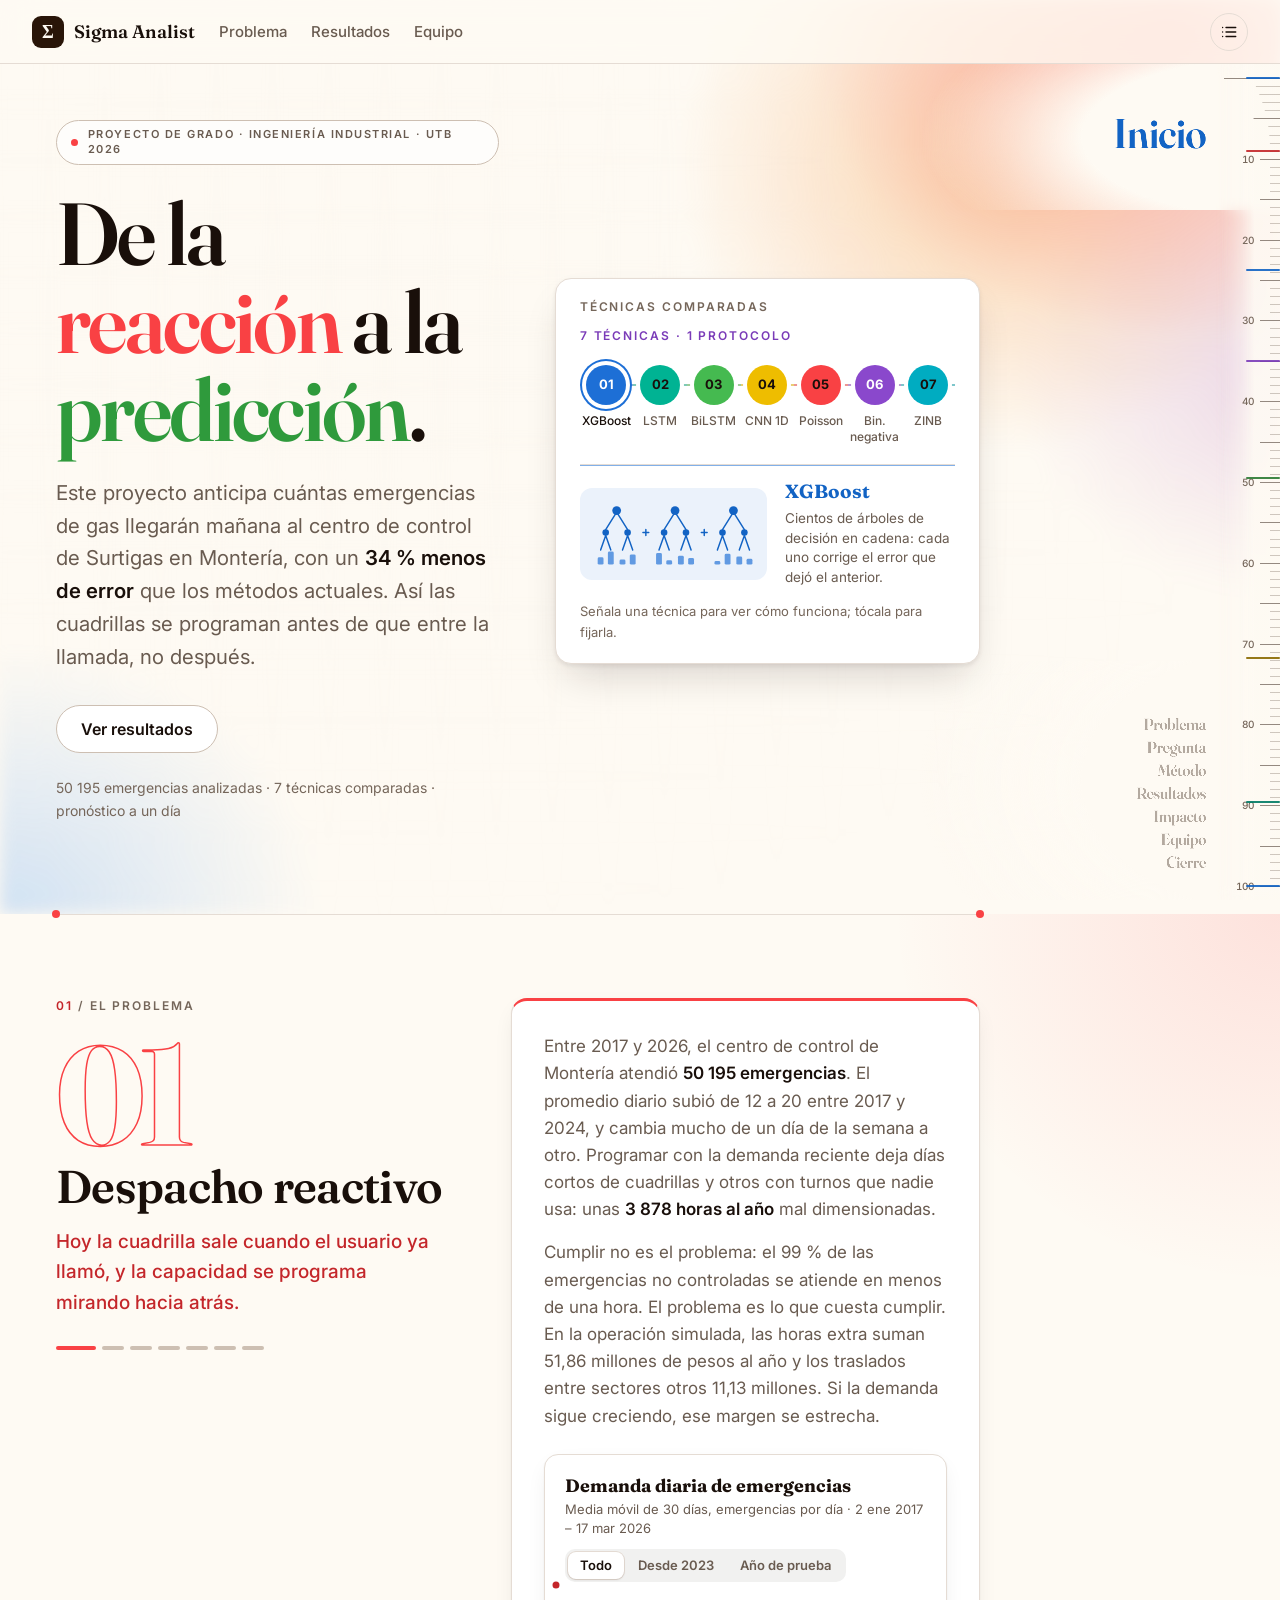
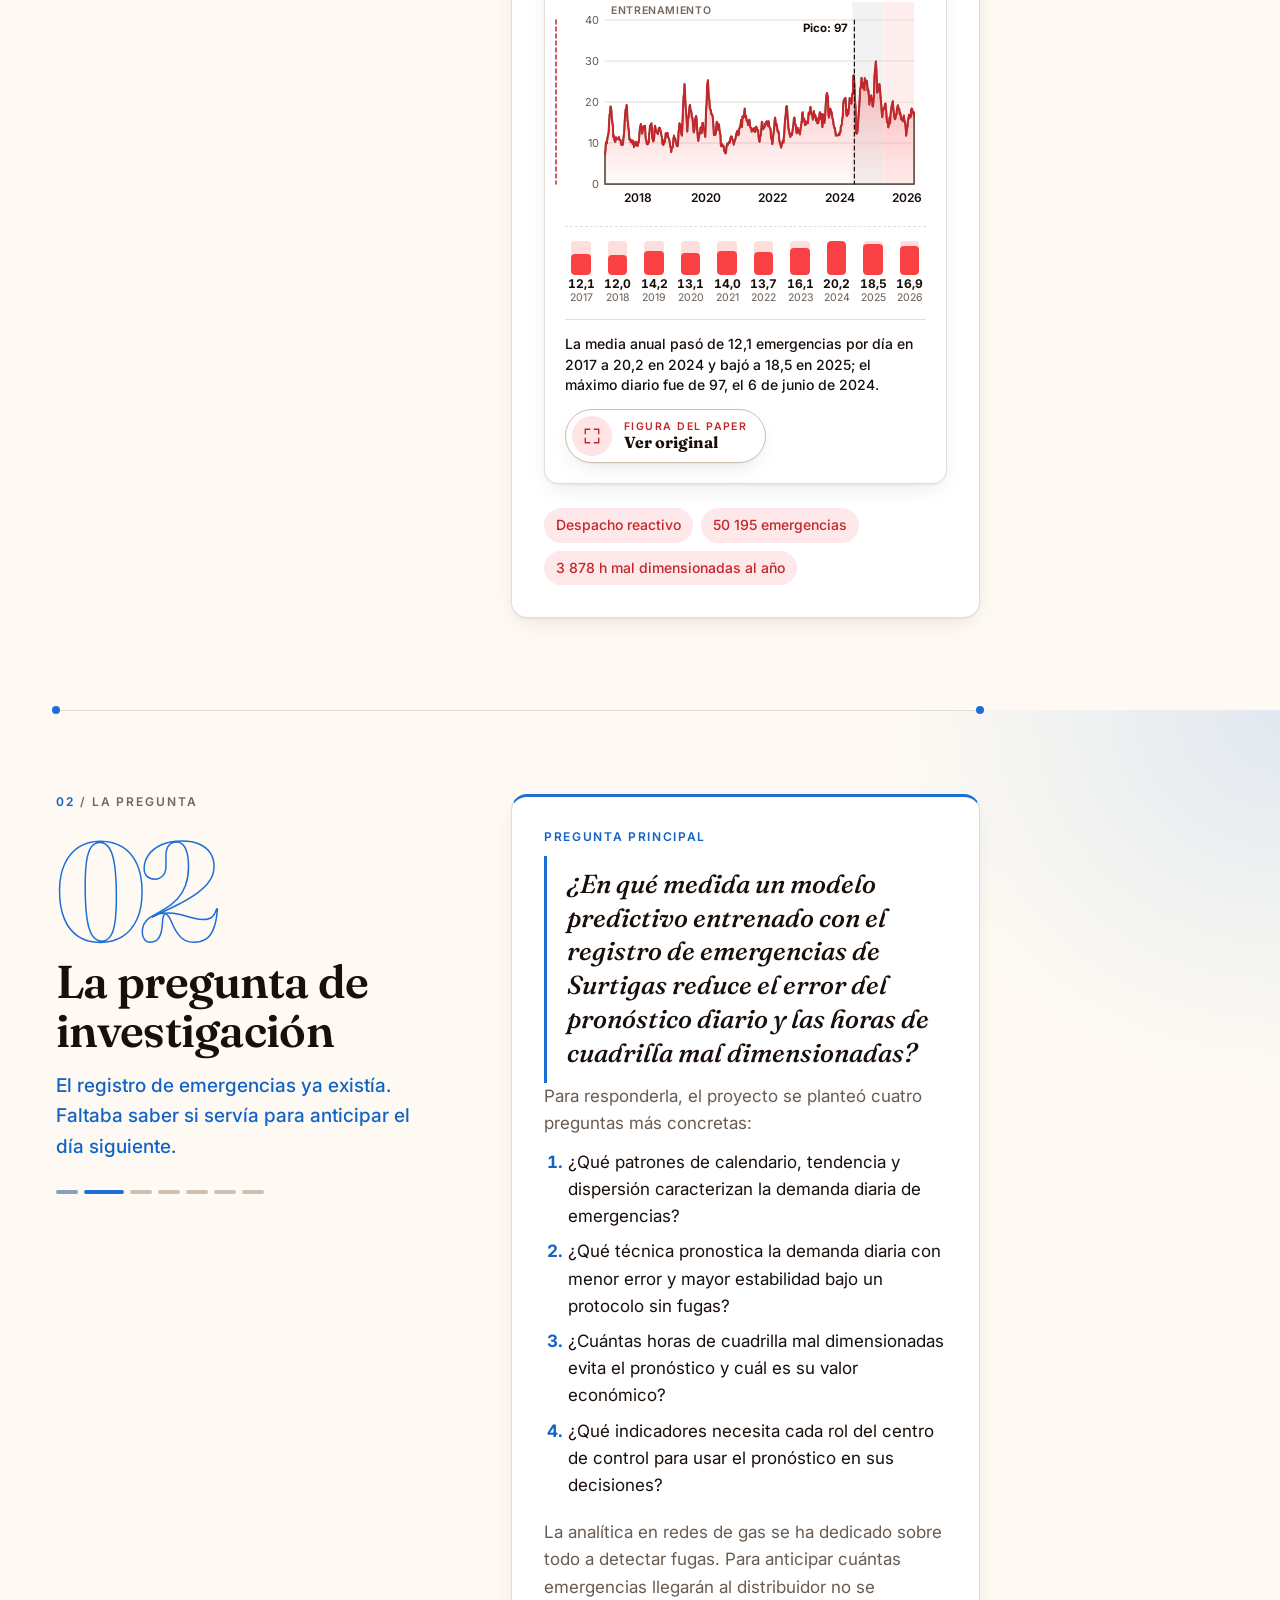
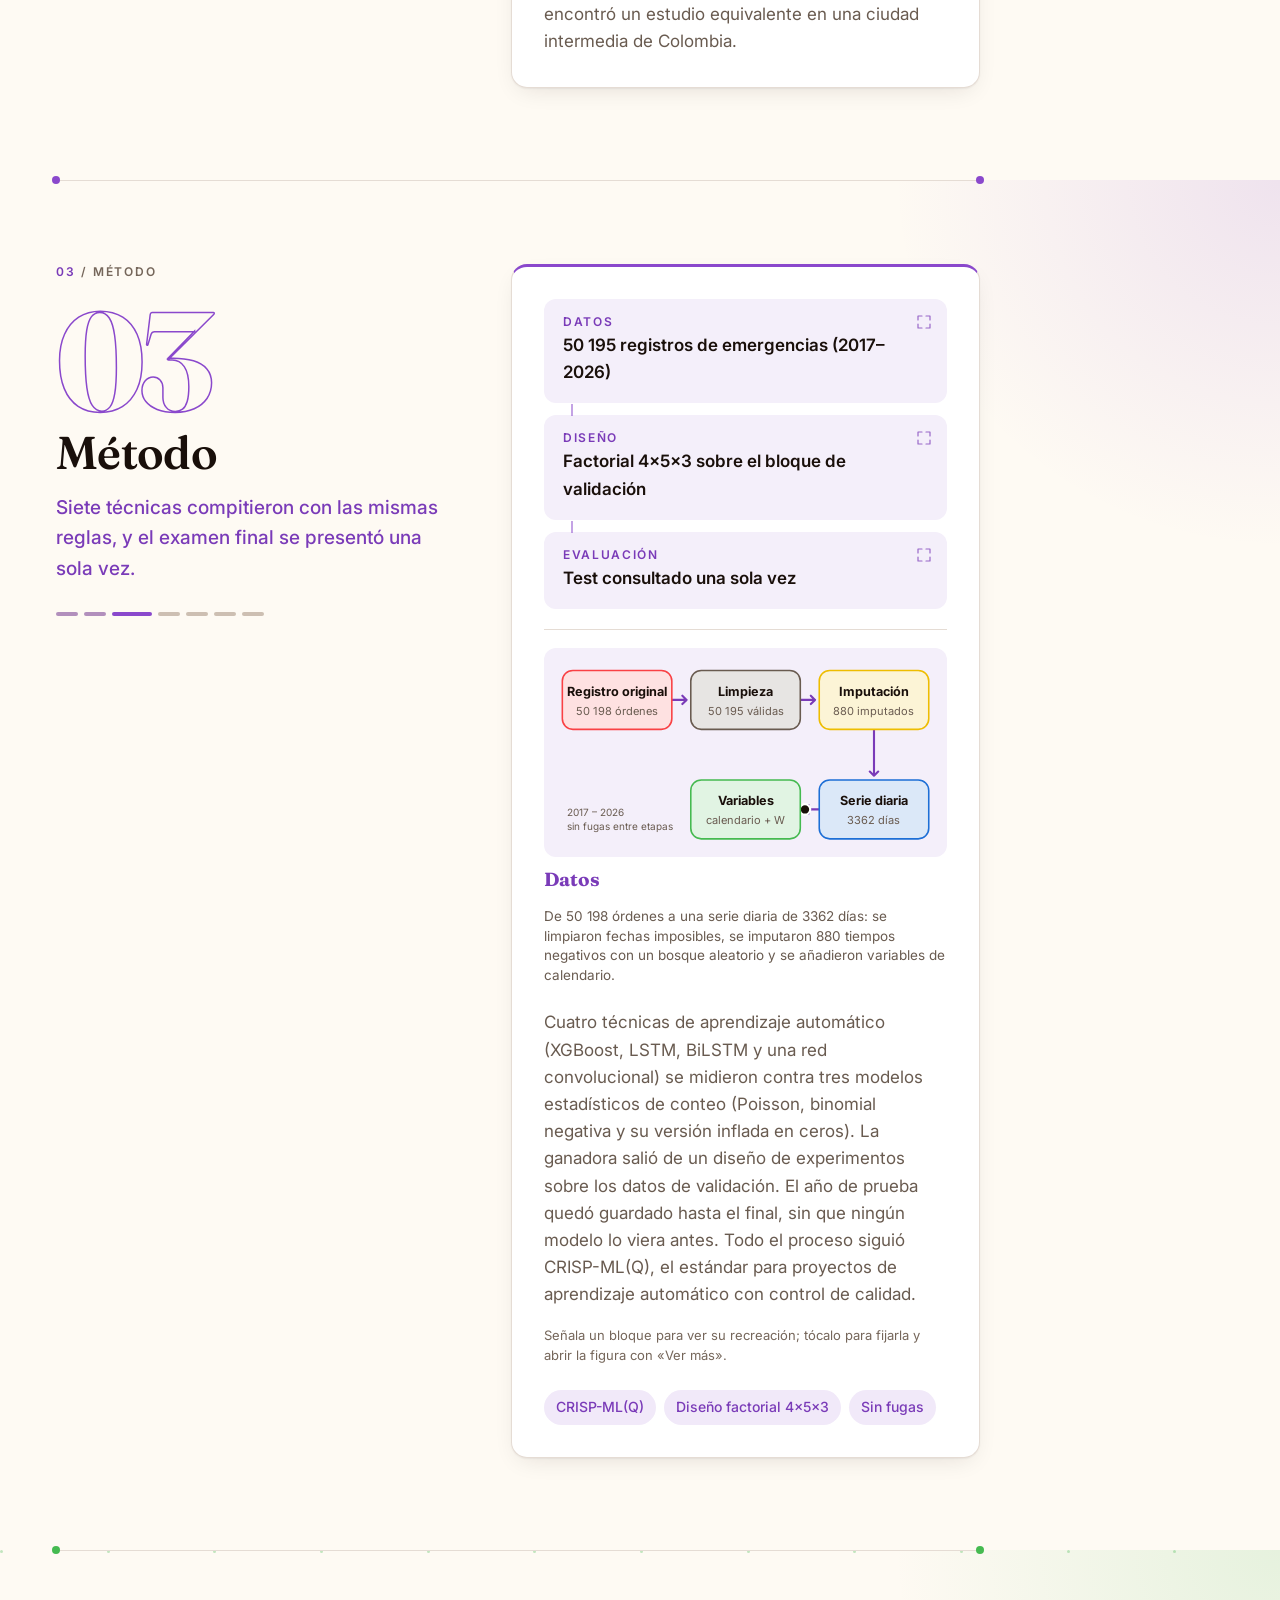
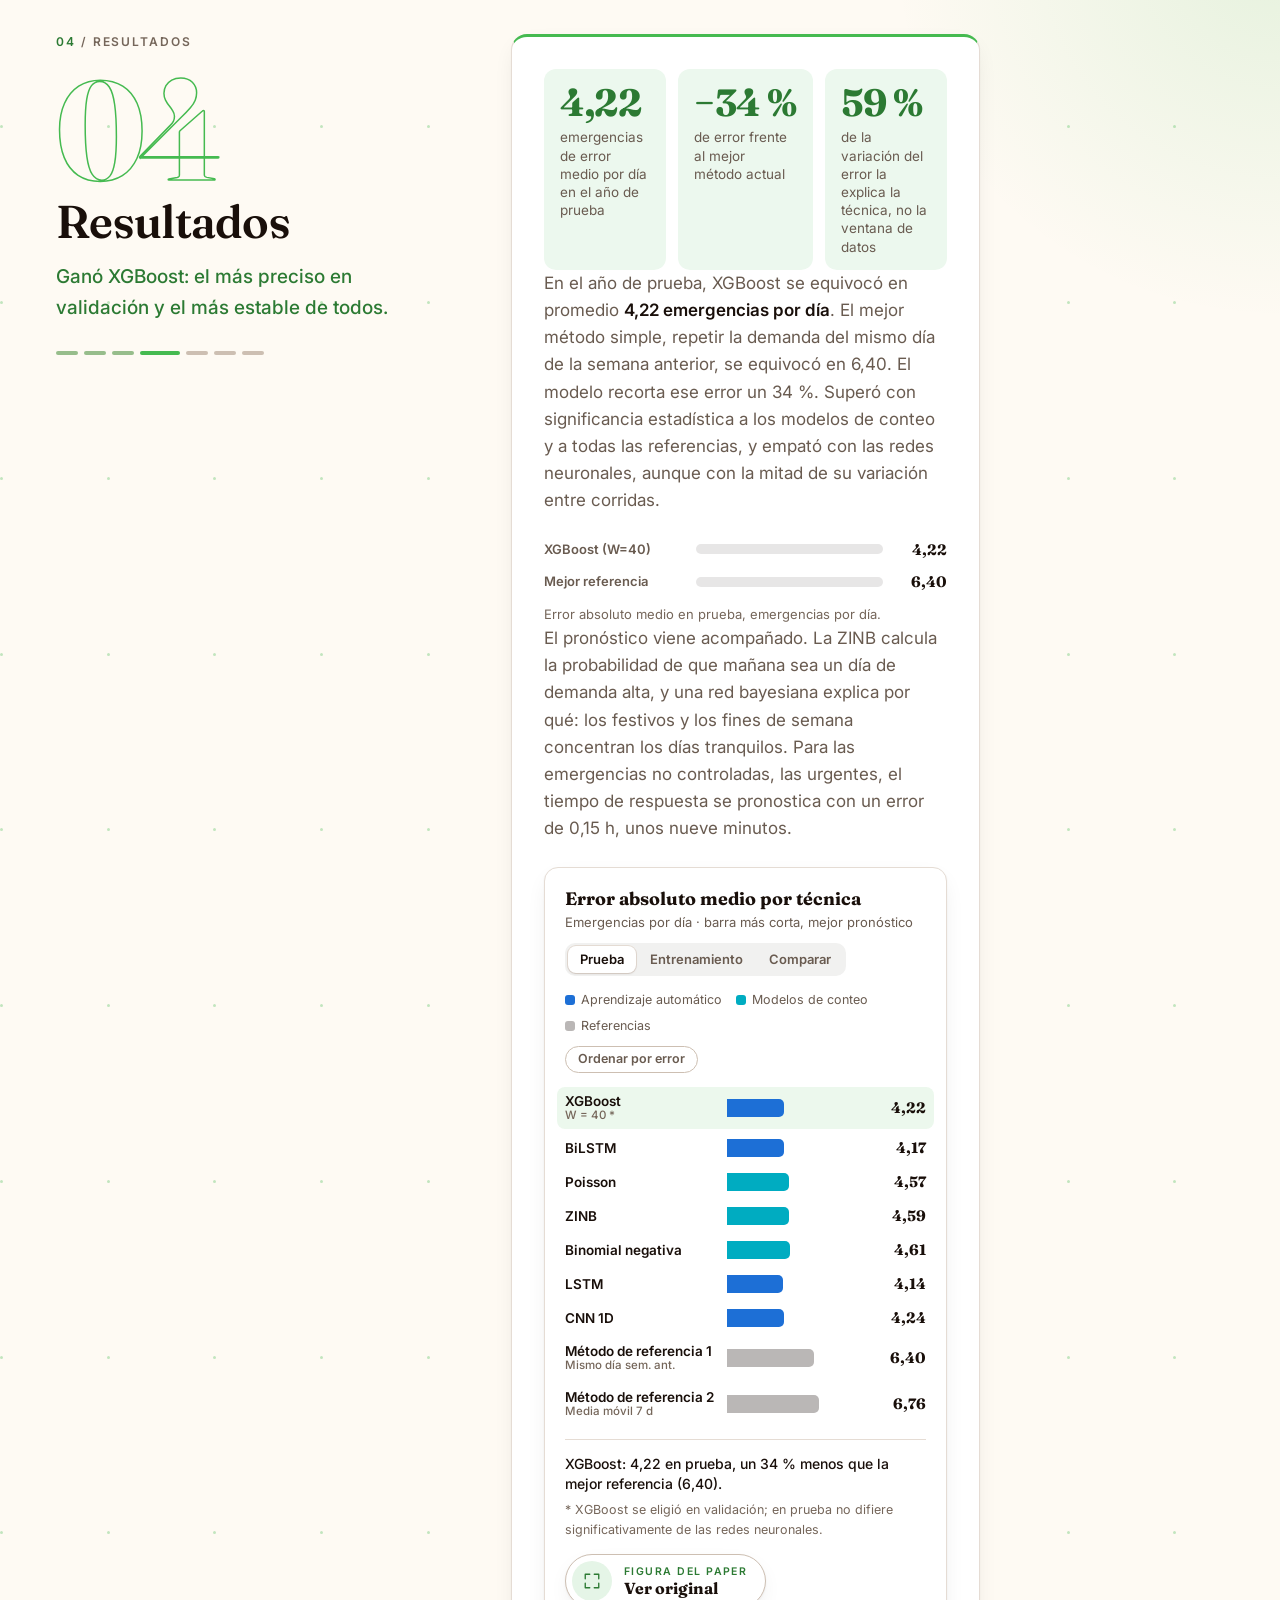
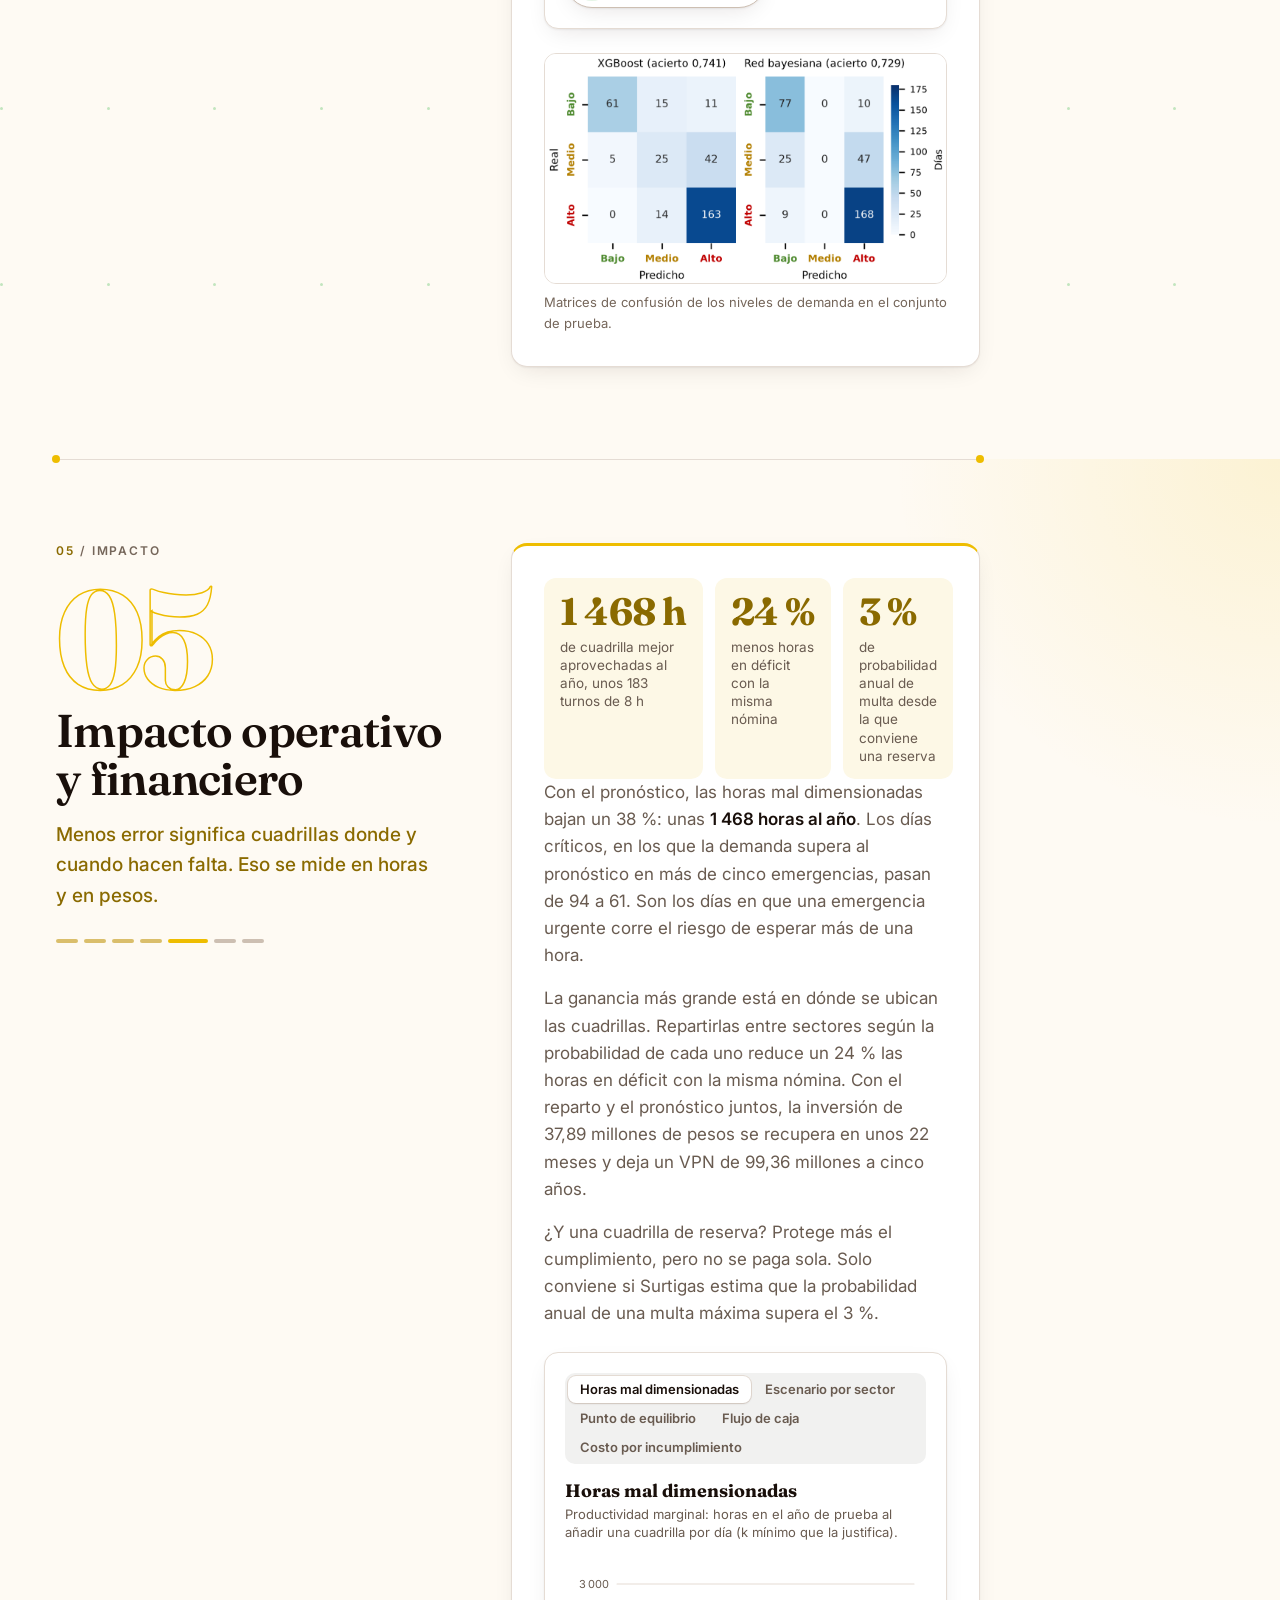
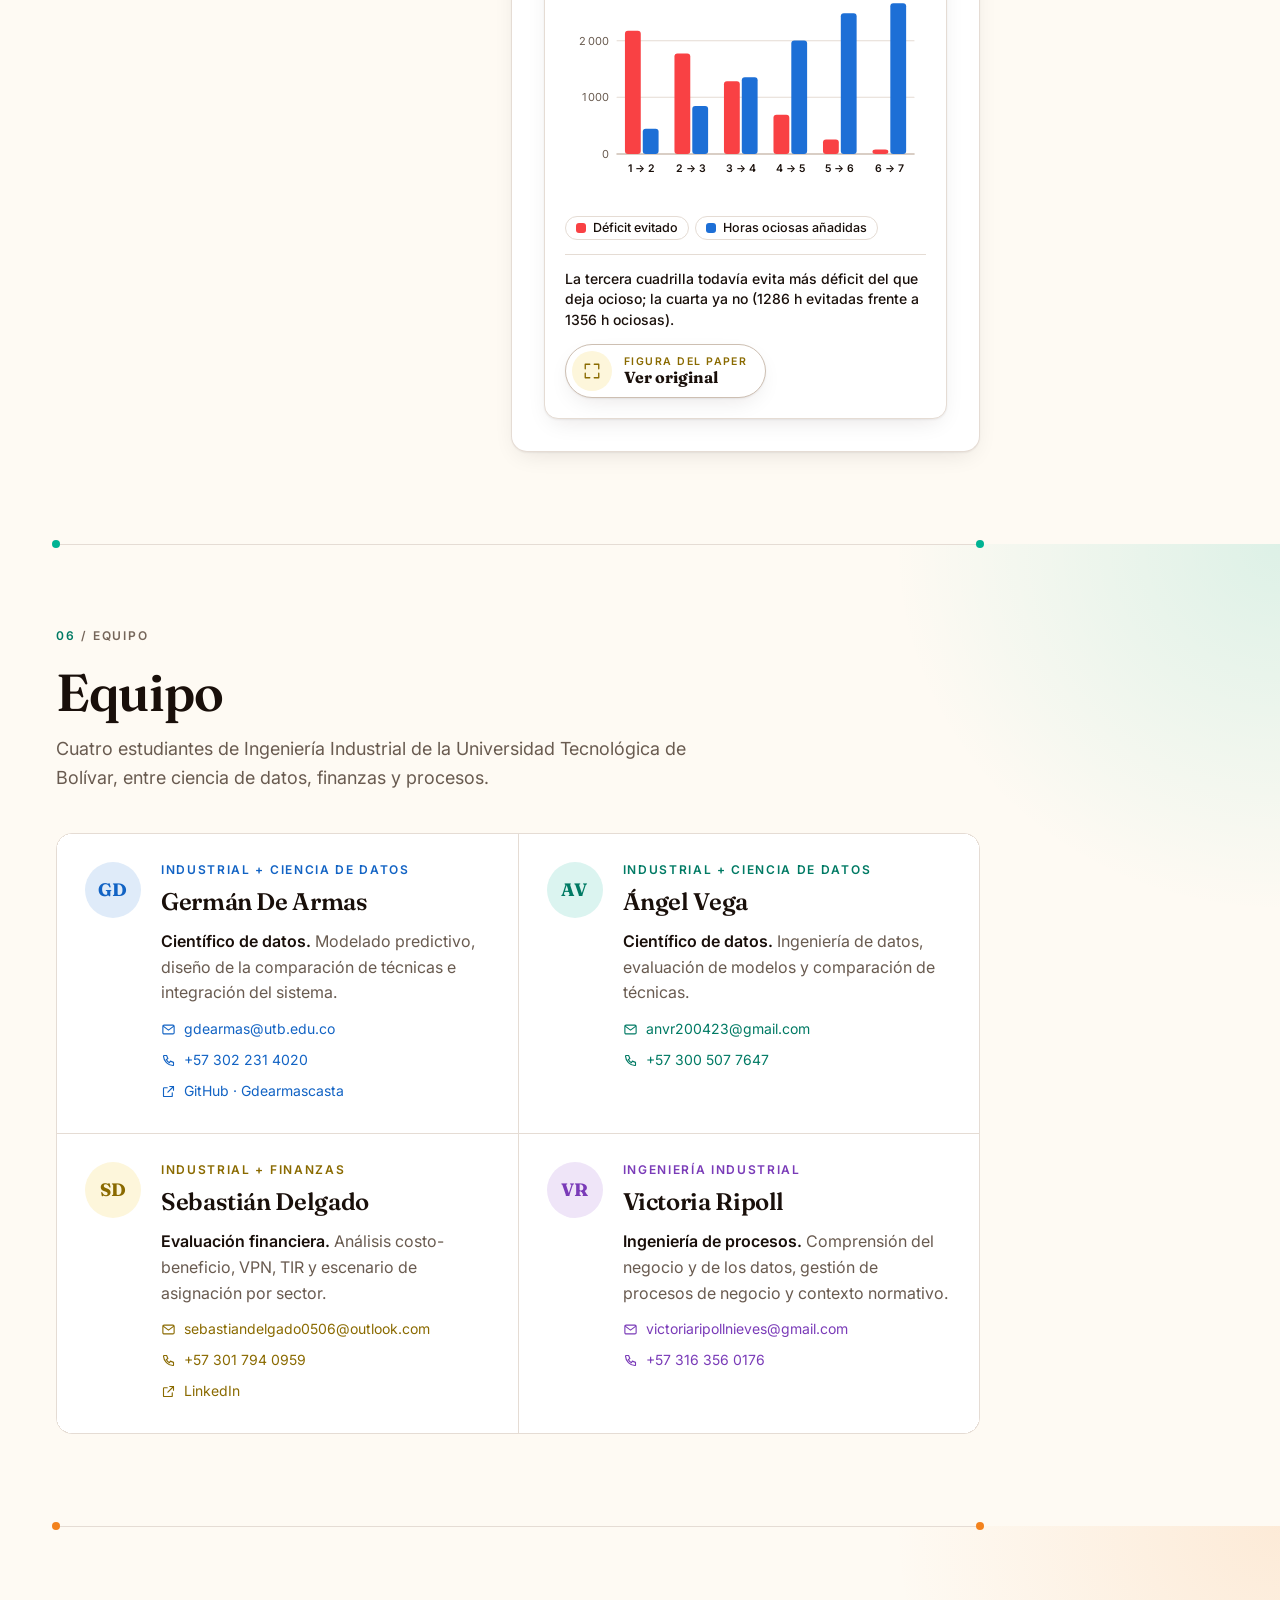
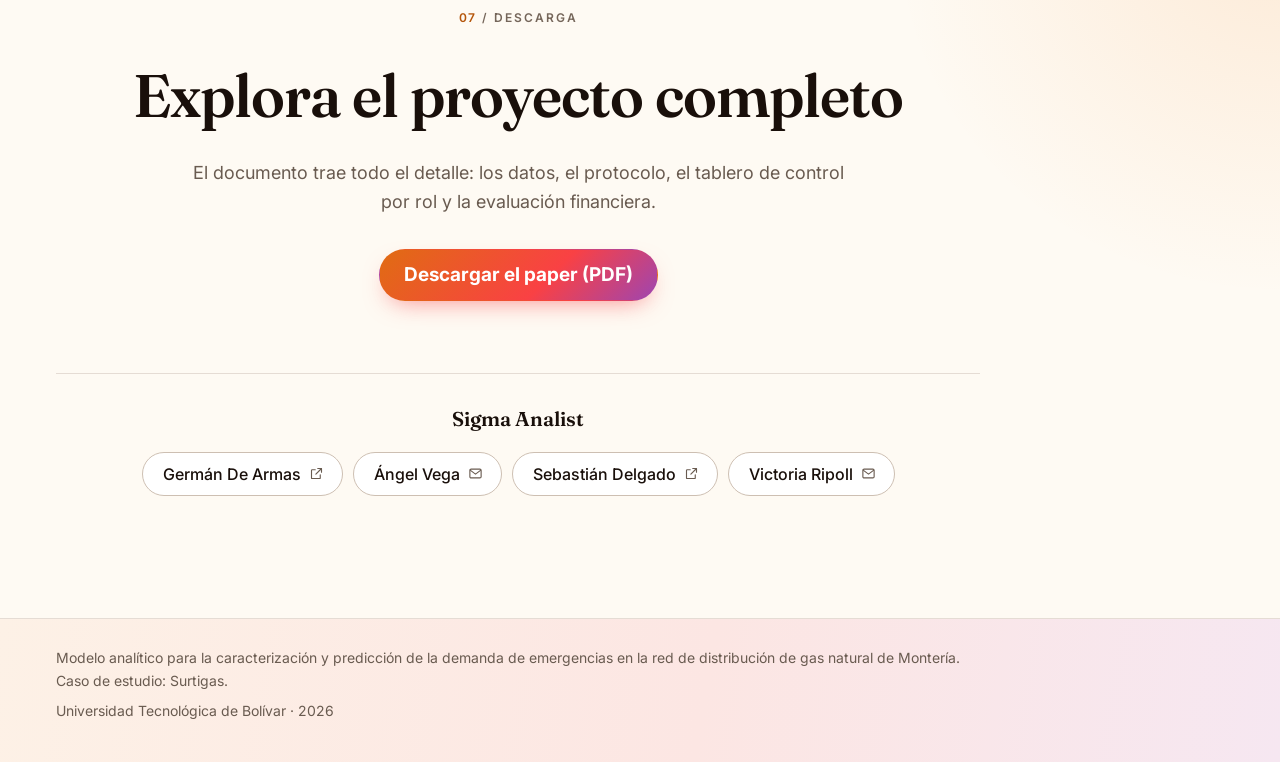
<file: index.html>
<!doctype html>
<html lang="es">
<head>
  <meta charset="utf-8">
  <meta name="viewport" content="width=device-width, initial-scale=1">
  <title>Sigma Analist — Predicción de emergencias de gas en Montería</title>
  <meta name="description" content="Modelo analítico para la caracterización y predicción de la demanda de emergencias en la red de distribución de gas natural de Montería. Caso de estudio: Surtigas.">
  <meta name="author" content="Sigma Analist">
  <meta property="og:type" content="website">
  <meta property="og:site_name" content="Sigma Analist">
  <meta property="og:locale" content="es_CO">
  <meta property="og:url" content="https://gdearmascasta.github.io/Sigma-analist/">
  <meta property="og:title" content="Sigma Analist — Predicción de emergencias de gas en Montería">
  <meta property="og:description" content="Este proyecto anticipa cuántas emergencias de gas llegarán mañana al centro de control de Surtigas en Montería, con un 34 % menos de error que los métodos actuales.">
  <meta property="og:image" content="https://gdearmascasta.github.io/Sigma-analist/assets/og-card.png">
  <meta property="og:image:type" content="image/png">
  <meta property="og:image:width" content="1200">
  <meta property="og:image:height" content="630">
  <meta property="og:image:alt" content="Sigma Analist: de la reacción a la predicción. Un MAE de 4,22 emergencias por día, un 34 % menos de error.">
  <meta name="twitter:card" content="summary_large_image">
  <meta name="twitter:title" content="Sigma Analist — Predicción de emergencias de gas en Montería">
  <meta name="twitter:description" content="Este proyecto anticipa cuántas emergencias de gas llegarán mañana al centro de control de Surtigas en Montería, con un 34 % menos de error que los métodos actuales.">
  <meta name="twitter:image" content="https://gdearmascasta.github.io/Sigma-analist/assets/og-card.png">
  <meta name="theme-color" content="#fefaf3">
  <link rel="icon" href="assets/favicon.svg" type="image/svg+xml">
  <link rel="preconnect" href="https://fonts.googleapis.com">
  <link rel="preconnect" href="https://fonts.gstatic.com" crossorigin>
  <link rel="stylesheet" href="https://fonts.googleapis.com/css2?family=Fraunces:ital,opsz,wght@0,9..144,400;0,9..144,600;0,9..144,700;1,9..144,500&family=Inter:wght@400;500;600;700&display=swap" media="print" onload="this.media='all'">
  <noscript><link rel="stylesheet" href="https://fonts.googleapis.com/css2?family=Fraunces:ital,opsz,wght@0,9..144,400;0,9..144,600;0,9..144,700;1,9..144,500&family=Inter:wght@400;500;600;700&display=swap"></noscript>
  <link rel="stylesheet" href="css/styles.css">
  <script>document.documentElement.classList.add('js');</script>
</head>
<body>
  <a class="skip" href="#contenido">Saltar al contenido</a>

  <header class="nav" id="nav">
    <a class="nav-brand" href="#inicio" aria-label="Sigma Analist, inicio">
      <span class="brand-mark" aria-hidden="true">Σ</span>
      <span>Sigma Analist</span>
    </a>
    <nav class="nav-links" id="nav-links" aria-label="Secciones">
      <a href="#problema">Problema</a>
      <a href="#resultados">Resultados</a>
      <a href="#equipo">Equipo</a>
    </nav>
    <div class="nav-actions">
      <button class="icon-btn nav-index" type="button" id="nav-index" aria-label="Índice de secciones" aria-expanded="false" aria-controls="indice">
        <svg viewBox="0 0 24 24" width="18" height="18" aria-hidden="true"><path d="M8 6h13M8 12h13M8 18h13M3.5 6h.01M3.5 12h.01M3.5 18h.01"/></svg>
      </button>
    </div>
  </header>

  <!-- Índice completo: mismo menú en todos los tamaños y alcanzable por teclado -->
  <nav class="index-panel" id="indice" aria-label="Índice de secciones" hidden>
    <ol>
      <li><a href="#inicio" style="--ci:var(--s1-ink)">Inicio</a></li>
      <li><a href="#problema" style="--ci:var(--s5-ink)">Problema</a></li>
      <li><a href="#pregunta" style="--ci:var(--s1-ink)">Pregunta</a></li>
      <li><a href="#metodo" style="--ci:var(--s6-ink)">Método</a></li>
      <li><a href="#resultados" style="--ci:var(--s3-ink)">Resultados</a></li>
      <li><a href="#impacto" style="--ci:var(--s4-ink)">Impacto</a></li>
      <li><a href="#equipo" style="--ci:var(--s2-ink)">Equipo</a></li>
      <li><a href="#cierre" style="--ci:var(--s1-ink)">Cierre</a></li>
    </ol>
  </nav>

  <!-- Indicador compacto para pantallas donde no cabe la regla lateral -->
  <div class="mini-ruler" id="mini-ruler" aria-hidden="true">
    <span class="mini-ruler-label" id="mini-ruler-label">Sigma</span>
    <span class="mini-ruler-bar"><span id="mini-ruler-fill"></span></span>
  </div>

  <main id="contenido">

    <!-- 01 · INICIO -->
    <section class="section hero" id="inicio" data-section data-label="Inicio" data-ink="var(--s1-ink)">
      <div class="hero-glow" aria-hidden="true"></div>
      <div class="wrap hero-grid">
        <div class="hero-copy">
          <p class="pill" data-intro><span class="dot" aria-hidden="true"></span>Proyecto de grado · Ingeniería Industrial · UTB 2026</p>
          <h1 class="hero-title" data-intro data-split>
            De la <em class="c-situacion">reacción</em> a la <span class="nowrap"><em class="c-solucion">predicción</em><span class="hang">.</span></span>
          </h1>
          <p class="hero-sub" data-intro>Este proyecto anticipa cuántas emergencias de gas llegarán mañana al centro de control de Surtigas en Montería, con un <strong>34 % menos de error</strong> que los métodos actuales. Así las cuadrillas se programan antes de que entre la llamada, no después.</p>
          <div class="hero-ctas" data-intro>
            <a class="btn btn-ghost" href="#resultados">Ver resultados</a>
          </div>
          <p class="hero-tags" data-intro>50 195 emergencias analizadas · 7 técnicas comparadas · pronóstico a un día</p>
        </div>

        <aside class="process-card" data-intro aria-labelledby="tecnicas-titulo">
          <div class="process-head">
            <p class="eyebrow" id="tecnicas-titulo">Técnicas comparadas</p>
            <p class="eyebrow eyebrow-accent">7 técnicas · 1 protocolo</p>
          </div>
          <ol class="process-steps">
            <li style="--c:var(--s1);--ci:var(--s1-ink);--on:var(--on-s1)"><button type="button" aria-pressed="false"><span class="num">01</span><span class="name">XGBoost</span></button></li>
            <li style="--c:var(--s2);--ci:var(--s2-ink);--on:var(--on-s2)"><button type="button" aria-pressed="false"><span class="num">02</span><span class="name">LSTM</span></button></li>
            <li style="--c:var(--s3);--ci:var(--s3-ink);--on:var(--on-s3)"><button type="button" aria-pressed="false"><span class="num">03</span><span class="name">BiLSTM</span></button></li>
            <li style="--c:var(--s4);--ci:var(--s4-ink);--on:var(--on-s4)"><button type="button" aria-pressed="false"><span class="num">04</span><span class="name">CNN 1D</span></button></li>
            <li style="--c:var(--s5);--ci:var(--s5-ink);--on:var(--on-s5)"><button type="button" aria-pressed="false"><span class="num">05</span><span class="name">Poisson</span></button></li>
            <li style="--c:var(--s6);--ci:var(--s6-ink);--on:var(--on-s6)"><button type="button" aria-pressed="false"><span class="num">06</span><span class="name">Bin. negativa</span></button></li>
            <li style="--c:var(--s7);--ci:var(--s7-ink);--on:var(--on-s7)"><button type="button" aria-pressed="false"><span class="num">07</span><span class="name">ZINB</span></button></li>
          </ol>
          <div class="tech-stage" data-tech-stage data-items=".process-steps li" data-current="is-active">
            <div class="tech-panel" data-tech-panel style="--c:var(--s1);--ci:var(--s1-ink)">
              <div class="tech-art" aria-hidden="true"><svg viewBox="0 0 240 104" focusable="false"><path class="d" pathLength="1" d="M42 22L27 46M42 22L57 46M27 54L20 74M27 54L34 74M57 54L50 74M57 54L64 74"/><circle class="p" cx="42" cy="20" r="6"/><circle class="p" cx="27" cy="50" r="4.5"/><circle class="p" cx="57" cy="50" r="4.5"/><rect class="b" x="16" y="84" width="8" height="10" rx="2"/><rect class="b" x="30" y="76" width="8" height="18" rx="2"/><rect class="b" x="46" y="87" width="8" height="7" rx="2"/><rect class="b" x="60" y="80" width="8" height="14" rx="2"/><path class="d" pathLength="1" d="M122 22L107 46M122 22L137 46M107 54L100 74M107 54L114 74M137 54L130 74M137 54L144 74"/><circle class="p" cx="122" cy="20" r="6"/><circle class="p" cx="107" cy="50" r="4.5"/><circle class="p" cx="137" cy="50" r="4.5"/><rect class="b" x="96" y="78" width="8" height="16" rx="2"/><rect class="b" x="110" y="88" width="8" height="6" rx="2"/><rect class="b" x="126" y="82" width="8" height="12" rx="2"/><rect class="b" x="140" y="85" width="8" height="9" rx="2"/><path class="d" pathLength="1" d="M202 22L187 46M202 22L217 46M187 54L180 74M187 54L194 74M217 54L210 74M217 54L224 74"/><circle class="p" cx="202" cy="20" r="6"/><circle class="p" cx="187" cy="50" r="4.5"/><circle class="p" cx="217" cy="50" r="4.5"/><rect class="b" x="176" y="89" width="8" height="5" rx="2"/><rect class="b" x="190" y="79" width="8" height="15" rx="2"/><rect class="b" x="206" y="83" width="8" height="11" rx="2"/><rect class="b" x="220" y="86" width="8" height="8" rx="2"/><path class="d" pathLength="1" d="M78 50h8M82 46v8M158 50h8M162 46v8"/></svg></div>
              <div class="tech-copy"><p class="tech-name">XGBoost</p><p class="tech-desc">Cientos de árboles de decisión en cadena: cada uno corrige el error que dejó el anterior.</p></div>
            </div>
            <div class="tech-panel" data-tech-panel style="--c:var(--s2);--ci:var(--s2-ink)" hidden>
              <div class="tech-art" aria-hidden="true"><svg viewBox="0 0 240 104" focusable="false"><path class="d" pathLength="1" d="M8 22H232"/><rect class="k" x="16" y="44" width="40" height="30" rx="8"/><path class="d" pathLength="1" d="M36 96V78M36 44V26"/><circle class="p" cx="36" cy="22" r="3.5"/><rect class="k" x="72" y="44" width="40" height="30" rx="8"/><path class="d" pathLength="1" d="M92 96V78M92 44V26"/><circle class="p" cx="92" cy="22" r="3.5"/><rect class="k" x="128" y="44" width="40" height="30" rx="8"/><path class="d" pathLength="1" d="M148 96V78M148 44V26"/><circle class="p" cx="148" cy="22" r="3.5"/><rect class="k" x="184" y="44" width="40" height="30" rx="8"/><path class="d" pathLength="1" d="M204 96V78M204 44V26"/><circle class="p" cx="204" cy="22" r="3.5"/><path class="d" pathLength="1" d="M56 59H70M112 59H126M168 59H182M224 59H234"/></svg></div>
              <div class="tech-copy"><p class="tech-name">LSTM</p><p class="tech-desc">Red recurrente con memoria: lee la serie día a día y conserva lo que sirve para predecir.</p></div>
            </div>
            <div class="tech-panel" data-tech-panel style="--c:var(--s3);--ci:var(--s3-ink)" hidden>
              <div class="tech-art" aria-hidden="true"><svg viewBox="0 0 240 104" focusable="false"><rect class="k" x="16" y="14" width="40" height="24" rx="7"/><rect class="k alt" x="16" y="52" width="40" height="24" rx="7"/><path class="d" pathLength="1" d="M36 38V52M36 76V90"/><circle class="p" cx="36" cy="94" r="4"/><rect class="k" x="72" y="14" width="40" height="24" rx="7"/><rect class="k alt" x="72" y="52" width="40" height="24" rx="7"/><path class="d" pathLength="1" d="M92 38V52M92 76V90"/><circle class="p" cx="92" cy="94" r="4"/><rect class="k" x="128" y="14" width="40" height="24" rx="7"/><rect class="k alt" x="128" y="52" width="40" height="24" rx="7"/><path class="d" pathLength="1" d="M148 38V52M148 76V90"/><circle class="p" cx="148" cy="94" r="4"/><rect class="k" x="184" y="14" width="40" height="24" rx="7"/><rect class="k alt" x="184" y="52" width="40" height="24" rx="7"/><path class="d" pathLength="1" d="M204 38V52M204 76V90"/><circle class="p" cx="204" cy="94" r="4"/><path class="d" pathLength="1" d="M56 26H70M66 22l4 4-4 4M112 26H126M122 22l4 4-4 4M168 26H182M178 22l4 4-4 4"/><path class="d" pathLength="1" d="M70 64H56M60 60l-4 4 4 4M126 64H112M116 60l-4 4 4 4M182 64H168M172 60l-4 4 4 4"/></svg></div>
              <div class="tech-copy"><p class="tech-name">BiLSTM</p><p class="tech-desc">Dos LSTM que recorren la ventana en sentidos opuestos y combinan lo que ve cada una.</p></div>
            </div>
            <div class="tech-panel" data-tech-panel style="--c:var(--s4);--ci:var(--s4-ink)" hidden>
              <div class="tech-art" aria-hidden="true"><svg viewBox="0 0 240 104" focusable="false"><path class="d" pathLength="1" d="M10 35L21 30L32 30.2L43 28L54 50.4L65 54.1L76 46.1L87 45.7L98 25.8L109 24.7L120 39.7L131 40.9L142 55.7L153 53.6L164 33.7L175 33.6L186 25.9L197 30.4L208 52.6L219 49.8L230 49.8"/><rect class="win" x="10" y="10" width="44" height="58" rx="7"/><rect class="b" x="14" y="84.1" width="7" height="13.9" rx="1.5"/><rect class="b" x="26.6" y="78" width="7" height="20" rx="1.5"/><rect class="b" x="39.2" y="82.5" width="7" height="15.5" rx="1.5"/><rect class="b" x="51.8" y="89.8" width="7" height="8.2" rx="1.5"/><rect class="b" x="64.4" y="79.8" width="7" height="18.2" rx="1.5"/><rect class="b" x="77" y="79" width="7" height="19" rx="1.5"/><rect class="b" x="89.6" y="88.1" width="7" height="9.9" rx="1.5"/><rect class="b" x="102.2" y="83.9" width="7" height="14.1" rx="1.5"/><rect class="b" x="114.8" y="78" width="7" height="20" rx="1.5"/><rect class="b" x="127.4" y="82.7" width="7" height="15.3" rx="1.5"/><rect class="b" x="140" y="89.6" width="7" height="8.4" rx="1.5"/><rect class="b" x="152.6" y="79.7" width="7" height="18.3" rx="1.5"/><rect class="b" x="165.2" y="79.1" width="7" height="18.9" rx="1.5"/><rect class="b" x="177.8" y="88.3" width="7" height="9.7" rx="1.5"/><rect class="b" x="190.4" y="83.7" width="7" height="14.3" rx="1.5"/><rect class="b" x="203" y="78" width="7" height="20" rx="1.5"/><rect class="b" x="215.6" y="82.9" width="7" height="15.1" rx="1.5"/></svg></div>
              <div class="tech-copy"><p class="tech-name">CNN 1D</p><p class="tech-desc">Filtros que se deslizan sobre la serie y reconocen patrones locales, como el ciclo semanal.</p></div>
            </div>
            <div class="tech-panel" data-tech-panel style="--c:var(--s5);--ci:var(--s5-ink)" hidden>
              <div class="tech-art" aria-hidden="true"><svg viewBox="0 0 240 104" focusable="false"><path class="d" pathLength="1" d="M12 96H228"/><rect class="b" x="18" y="87.1" width="11" height="6.9" rx="2"/><rect class="b" x="34" y="66.2" width="11" height="27.8" rx="2"/><rect class="b" x="50" y="38.5" width="11" height="55.5" rx="2"/><rect class="b" x="66" y="20" width="11" height="74" rx="2"/><rect class="b" x="82" y="20" width="11" height="74" rx="2"/><rect class="b" x="98" y="34.8" width="11" height="59.2" rx="2"/><rect class="b" x="114" y="54.5" width="11" height="39.5" rx="2"/><rect class="b" x="130" y="71.4" width="11" height="22.6" rx="2"/><rect class="b" x="146" y="82.7" width="11" height="11.3" rx="2"/><rect class="b" x="162" y="89" width="11" height="5" rx="2"/><rect class="b" x="178" y="92" width="11" height="2" rx="2"/><rect class="b" x="194" y="93.3" width="11" height="1.5" rx="2"/><rect class="b" x="210" y="93.8" width="11" height="1.5" rx="2"/></svg></div>
              <div class="tech-copy"><p class="tech-name">Poisson</p><p class="tech-desc">Modelo de conteo clásico: supone que la media y la varianza de las emergencias son iguales.</p></div>
            </div>
            <div class="tech-panel" data-tech-panel style="--c:var(--s6);--ci:var(--s6-ink)" hidden>
              <div class="tech-art" aria-hidden="true"><svg viewBox="0 0 240 104" focusable="false"><path class="d" pathLength="1" d="M12 96H228"/><rect class="b" x="18" y="20" width="11" height="74" rx="2"/><rect class="b" x="34" y="34.8" width="11" height="59.2" rx="2"/><rect class="b" x="50" y="46.6" width="11" height="47.4" rx="2"/><rect class="b" x="66" y="56.1" width="11" height="37.9" rx="2"/><rect class="b" x="82" y="63.7" width="11" height="30.3" rx="2"/><rect class="b" x="98" y="69.8" width="11" height="24.2" rx="2"/><rect class="b" x="114" y="74.6" width="11" height="19.4" rx="2"/><rect class="b" x="130" y="78.5" width="11" height="15.5" rx="2"/><rect class="b" x="146" y="81.6" width="11" height="12.4" rx="2"/><rect class="b" x="162" y="84.1" width="11" height="9.9" rx="2"/><rect class="b" x="178" y="86.1" width="11" height="7.9" rx="2"/><rect class="b" x="194" y="87.6" width="11" height="6.4" rx="2"/><rect class="b" x="210" y="88.9" width="11" height="5.1" rx="2"/></svg></div>
              <div class="tech-copy"><p class="tech-name">Binomial negativa</p><p class="tech-desc">Conteo con sobredispersión: admite días mucho más cargados que el promedio.</p></div>
            </div>
            <div class="tech-panel" data-tech-panel style="--c:var(--s7);--ci:var(--s7-ink)" hidden>
              <div class="tech-art" aria-hidden="true"><svg viewBox="0 0 240 104" focusable="false"><path class="d" pathLength="1" d="M12 96H228"/><rect class="b hi" x="18" y="20" width="11" height="74" rx="2"/><rect class="b" x="34" y="78.8" width="11" height="15.2" rx="2"/><rect class="b" x="50" y="75" width="11" height="19" rx="2"/><rect class="b" x="66" y="74.2" width="11" height="19.8" rx="2"/><rect class="b" x="82" y="75.4" width="11" height="18.6" rx="2"/><rect class="b" x="98" y="77.8" width="11" height="16.2" rx="2"/><rect class="b" x="114" y="80.5" width="11" height="13.5" rx="2"/><rect class="b" x="130" y="83.1" width="11" height="10.9" rx="2"/><rect class="b" x="146" y="85.5" width="11" height="8.5" rx="2"/><rect class="b" x="162" y="87.5" width="11" height="6.5" rx="2"/><rect class="b" x="178" y="89.1" width="11" height="4.9" rx="2"/><rect class="b" x="194" y="90.4" width="11" height="3.6" rx="2"/><rect class="b" x="210" y="91.4" width="11" height="2.6" rx="2"/></svg></div>
              <div class="tech-copy"><p class="tech-name">ZINB</p><p class="tech-desc">Binomial negativa inflada en ceros: modela aparte los días sin ninguna emergencia.</p></div>
            </div>
            <span class="tech-timer" aria-hidden="true"></span>
          </div>
          <p class="process-hint">Señala una técnica para ver cómo funciona; tócala para fijarla.</p>
        </aside>
      </div>
    </section>

    <!-- 02 · PROBLEMA -->
    <section class="section stage" id="problema" data-section data-label="Problema" data-ink="var(--s5-ink)" data-choreo style="--c:var(--s5);--ci:var(--s5-ink);--on:var(--on-s5)">
      <span class="draw-rule" data-draw-rule aria-hidden="true"></span>
      <span class="draw-tick tl" data-draw-tick aria-hidden="true"></span>
      <span class="draw-tick tr" data-draw-tick aria-hidden="true"></span>
      <div class="wrap stage-grid">
        <header class="stage-head">
          <p class="eyebrow section-eyebrow" data-draw-eyebrow><span class="idx">01</span> / El problema</p>
          <span class="stage-num" aria-hidden="true" data-reveal>01</span>
          <h2 class="stage-title" data-reveal data-words>Despacho reactivo</h2>
          <p class="stage-lead" data-reveal>Hoy la cuadrilla sale cuando el usuario ya llamó, y la capacidad se programa mirando hacia atrás.</p>
          <ol class="stage-dots" aria-hidden="true" data-reveal><li class="on"></li><li></li><li></li><li></li><li></li><li></li><li></li></ol>
        </header>
        <div class="stage-body" data-reveal>
          <p>Entre 2017 y 2026, el centro de control de Montería atendió <strong>50 195 emergencias</strong>. El promedio diario subió de 12 a 20 entre 2017 y 2024, y cambia mucho de un día de la semana a otro. Programar con la demanda reciente deja días cortos de cuadrillas y otros con turnos que nadie usa: unas <strong>3 878 horas al año</strong> mal dimensionadas.</p>
          <p>Cumplir no es el problema: el 99 % de las emergencias no controladas se atiende en menos de una hora. El problema es lo que cuesta cumplir. En la operación simulada, las horas extra suman 51,86 millones de pesos al año y los traslados entre sectores otros 11,13 millones. Si la demanda sigue creciendo, ese margen se estrecha.</p>
          <figure class="chart-card serie-card" data-serie aria-labelledby="serie-title">
            <div class="chart-head">
              <div>
                <p class="chart-title" id="serie-title">Demanda diaria de emergencias</p>
                <p class="chart-desc">Media móvil de 30 días, emergencias por día · 2 ene 2017 – 17 mar 2026</p>
              </div>
              <div class="segmented" role="group" aria-label="Periodo">
                <button type="button" aria-pressed="true" data-range="all">Todo</button>
                <button type="button" aria-pressed="false" data-range="2023">Desde 2023</button>
                <button type="button" aria-pressed="false" data-range="test">Año de prueba</button>
              </div>
            </div>
            <div class="chart-plot" data-serie-plot></div>
            <div class="serie-years" data-serie-years role="group" aria-label="Media anual por año"></div>
            <figcaption class="chart-foot">
              <p class="chart-insight" data-serie-insight>La media anual pasó de 12,1 emergencias por día en 2017 a 20,2 en 2024 y bajó a 18,5 en 2025; el máximo diario fue de 97, el 6 de junio de 2024.</p>
              <button class="island" type="button" data-figure="assets/figuras/eda_serie_diaria.png" data-caption="Demanda diaria de emergencias en Montería, enero de 2017 a marzo de 2026 (Fig. 6 del paper).">
                <span class="island-icon" aria-hidden="true"><svg viewBox="0 0 24 24" width="18" height="18"><path d="M9 3H3v6M15 21h6v-6M3 15v6h6M21 9V3h-6"/></svg></span>
                <span class="island-text"><span class="island-kicker">Figura del paper</span><span class="island-title">Ver original</span></span>
              </button>
            </figcaption>
            <noscript><img src="assets/figuras/eda_serie_diaria.png" alt="Demanda diaria de emergencias en Montería entre 2017 y 2026, con su media móvil de 30 días." width="1091" height="965"></noscript>
          </figure>
          <ul class="chips" aria-label="Claves del problema"><li>Despacho reactivo</li><li>50 195 emergencias</li><li>3 878 h mal dimensionadas al año</li></ul>
        </div>
      </div>
    </section>

    <!-- 03 · PREGUNTA -->
    <section class="section stage" id="pregunta" data-section data-label="Pregunta" data-ink="var(--s1-ink)" data-choreo style="--c:var(--s1);--ci:var(--s1-ink);--on:var(--on-s1)">
      <span class="draw-rule" data-draw-rule aria-hidden="true"></span>
      <span class="draw-tick tl" data-draw-tick aria-hidden="true"></span>
      <span class="draw-tick tr" data-draw-tick aria-hidden="true"></span>
      <div class="wrap stage-grid">
        <header class="stage-head">
          <p class="eyebrow section-eyebrow" data-draw-eyebrow><span class="idx">02</span> / La pregunta</p>
          <span class="stage-num" aria-hidden="true" data-reveal>02</span>
          <h2 class="stage-title" data-reveal data-words>La pregunta de investigación</h2>
          <p class="stage-lead" data-reveal>El registro de emergencias ya existía. Faltaba saber si servía para anticipar el día siguiente.</p>
          <ol class="stage-dots" aria-hidden="true" data-reveal><li class="done"></li><li class="on"></li><li></li><li></li><li></li><li></li><li></li></ol>
        </header>
        <div class="stage-body" data-reveal>
          <p class="rq-kicker">Pregunta principal</p>
          <blockquote class="stage-quote is-long">¿En qué medida un modelo predictivo entrenado con el registro de emergencias de Surtigas reduce el error del pronóstico diario y las horas de cuadrilla mal dimensionadas?</blockquote>
          <p>Para responderla, el proyecto se planteó cuatro preguntas más concretas:</p>
          <ol class="rq-list">
            <li>¿Qué patrones de calendario, tendencia y dispersión caracterizan la demanda diaria de emergencias?</li>
            <li>¿Qué técnica pronostica la demanda diaria con menor error y mayor estabilidad bajo un protocolo sin fugas?</li>
            <li>¿Cuántas horas de cuadrilla mal dimensionadas evita el pronóstico y cuál es su valor económico?</li>
            <li>¿Qué indicadores necesita cada rol del centro de control para usar el pronóstico en sus decisiones?</li>
          </ol>
          <p>La analítica en redes de gas se ha dedicado sobre todo a detectar fugas. Para anticipar cuántas emergencias llegarán al distribuidor no se encontró un estudio equivalente en una ciudad intermedia de Colombia.</p>
        </div>
      </div>
    </section>

    <!-- 04 · MÉTODO -->
    <section class="section stage" id="metodo" data-section data-label="Método" data-ink="var(--s6-ink)" data-choreo style="--c:var(--s6);--ci:var(--s6-ink);--on:var(--on-s6)">
      <span class="draw-rule" data-draw-rule aria-hidden="true"></span>
      <span class="draw-tick tl" data-draw-tick aria-hidden="true"></span>
      <span class="draw-tick tr" data-draw-tick aria-hidden="true"></span>
      <div class="wrap stage-grid">
        <header class="stage-head">
          <p class="eyebrow section-eyebrow" data-draw-eyebrow><span class="idx">03</span> / Método</p>
          <span class="stage-num" aria-hidden="true" data-reveal>03</span>
          <h2 class="stage-title" data-reveal data-words>Método</h2>
          <p class="stage-lead" data-reveal>Siete técnicas compitieron con las mismas reglas, y el examen final se presentó una sola vez.</p>
          <ol class="stage-dots" aria-hidden="true" data-reveal><li class="done"></li><li class="done"></li><li class="on"></li><li></li><li></li><li></li><li></li></ol>
        </header>
        <div class="stage-body" data-reveal>
          <div class="flow" aria-label="Recorrido del método">
            <button class="flow-step" type="button" aria-pressed="false">
              <span>Datos</span><strong>50 195 registros de emergencias (2017–2026)</strong>
              <svg class="ic" viewBox="0 0 24 24" width="16" height="16" aria-hidden="true"><path d="M9 3H3v6M15 21h6v-6M3 15v6h6M21 9V3h-6"/></svg>
            </button>
            <button class="flow-step" type="button" aria-pressed="false">
              <span>Diseño</span><strong>Factorial 4×5×3 sobre el bloque de validación</strong>
              <svg class="ic" viewBox="0 0 24 24" width="16" height="16" aria-hidden="true"><path d="M9 3H3v6M15 21h6v-6M3 15v6h6M21 9V3h-6"/></svg>
            </button>
            <button class="flow-step" type="button" aria-pressed="false">
              <span>Evaluación</span><strong>Test consultado una sola vez</strong>
              <svg class="ic" viewBox="0 0 24 24" width="16" height="16" aria-hidden="true"><path d="M9 3H3v6M15 21h6v-6M3 15v6h6M21 9V3h-6"/></svg>
            </button>
          </div>
          <div class="tech-stage is-wide" data-tech-stage data-items="#metodo .flow-step" data-current="is-current">
            <div class="tech-panel" data-tech-panel data-fig="assets/figuras/fig02_flujo_datos.png" data-cap="Flujo de datos del proyecto: de la fuente a los conjuntos de entrenamiento y prueba.">
              <div class="tech-art" aria-hidden="true"><svg viewBox="0 0 360 176" focusable="false"><path class="d" pathLength="1" d="M110 36H124M120 32l4 4-4 4M232 36H246M242 32l4 4-4 4M302 64V108M298 104l4 4 4-4M250 140H236M240 136l-4 4 4 4"/><path id="route-flujo" class="route" d="M58 36H302V140H180"/><circle class="tr" r="5" data-route="route-flujo" data-dur="3.2"/><g class="nd" style="--n:var(--s5)"><rect x="6" y="8" width="104" height="56" rx="10"/><text class="t1" x="58" y="32">Registro original</text><text class="t2" x="58" y="50">50 198 órdenes</text></g><g class="nd" style="--n:var(--muted)"><rect x="128" y="8" width="104" height="56" rx="10"/><text class="t1" x="180" y="32">Limpieza</text><text class="t2" x="180" y="50">50 195 válidas</text></g><g class="nd" style="--n:var(--s4)"><rect x="250" y="8" width="104" height="56" rx="10"/><text class="t1" x="302" y="32">Imputación</text><text class="t2" x="302" y="50">880 imputados</text></g><g class="nd" style="--n:var(--s1)"><rect x="250" y="112" width="104" height="56" rx="10"/><text class="t1" x="302" y="136">Serie diaria</text><text class="t2" x="302" y="154">3362 días</text></g><g class="nd" style="--n:var(--s3)"><rect x="128" y="112" width="104" height="56" rx="10"/><text class="t1" x="180" y="136">Variables</text><text class="t2" x="180" y="154">calendario + W</text></g><text class="t3" x="10" y="146">2017 – 2026</text><text class="t3" x="10" y="160">sin fugas entre etapas</text></svg></div>
              <div class="tech-copy"><p class="tech-name">Datos</p><p class="tech-desc">De 50 198 órdenes a una serie diaria de 3362 días: se limpiaron fechas imposibles, se imputaron 880 tiempos negativos con un bosque aleatorio y se añadieron variables de calendario.</p></div>
            </div>
            <div class="tech-panel" data-tech-panel data-fig="assets/figuras/fig03_protocolo.png" data-cap="Diseño y protocolo: partición temporal y bloques de validación." hidden>
              <div class="tech-art" aria-hidden="true"><svg viewBox="0 0 360 204" focusable="false"><text class="t3" x="6" y="12">Partición temporal (días)</text><rect class="seg" x="6" y="20" width="276.4" height="16" rx="4" style="--n:var(--s1)"/><rect class="seg" x="284.4" y="20" width="32.8" height="16" rx="4" style="--n:var(--s6)"/><rect class="seg" x="319.2" y="20" width="32.8" height="16" rx="4" style="--n:var(--s5)"/><text class="t2 l" x="6" y="52">Entrenamiento 2689</text><text class="t2 r" x="354" y="52">Validación 336 · Prueba 336</text><text class="t3" x="6" y="70">W =</text><text class="t3 c" x="70" y="70">10</text><text class="t3 c" x="90" y="70">20</text><text class="t3 c" x="110" y="70">30</text><text class="t3 c" x="130" y="70">40</text><text class="t3 c" x="150" y="70">50</text><text class="t2 r" x="56" y="88">XGBoost</text><rect class="cell" x="62" y="76" width="16" height="16" rx="3"/><rect class="cell" x="82" y="76" width="16" height="16" rx="3"/><rect class="cell" x="102" y="76" width="16" height="16" rx="3"/><rect class="cell champ" x="122" y="76" width="16" height="16" rx="3"/><rect class="cell" x="142" y="76" width="16" height="16" rx="3"/><text class="t2 r" x="56" y="108">LSTM</text><rect class="cell" x="62" y="96" width="16" height="16" rx="3"/><rect class="cell" x="82" y="96" width="16" height="16" rx="3"/><rect class="cell" x="102" y="96" width="16" height="16" rx="3"/><rect class="cell" x="122" y="96" width="16" height="16" rx="3"/><rect class="cell" x="142" y="96" width="16" height="16" rx="3"/><text class="t2 r" x="56" y="128">BiLSTM</text><rect class="cell" x="62" y="116" width="16" height="16" rx="3"/><rect class="cell" x="82" y="116" width="16" height="16" rx="3"/><rect class="cell" x="102" y="116" width="16" height="16" rx="3"/><rect class="cell" x="122" y="116" width="16" height="16" rx="3"/><rect class="cell" x="142" y="116" width="16" height="16" rx="3"/><text class="t2 r" x="56" y="148">CNN 1D</text><rect class="cell" x="62" y="136" width="16" height="16" rx="3"/><rect class="cell" x="82" y="136" width="16" height="16" rx="3"/><rect class="cell" x="102" y="136" width="16" height="16" rx="3"/><rect class="cell" x="122" y="136" width="16" height="16" rx="3"/><rect class="cell" x="142" y="136" width="16" height="16" rx="3"/><text class="t1 l" x="182" y="88">4 × 5 × 3 = 60 corridas</text><text class="t2 l" x="182" y="104">solo sobre validación</text><g class="reps"><circle class="rep" cx="188" cy="120" r="4.5"/><circle class="rep" cx="202" cy="120" r="4.5"/><circle class="rep" cx="216" cy="120" r="4.5"/><text class="t3" x="230" y="123">réplicas</text></g><g class="nd" style="--n:var(--s5)"><rect x="182" y="134" width="172" height="22" rx="7"/><text class="t2" x="268" y="149">ANOVA · Kruskal-Wallis · Tukey</text></g><path id="route-proto" class="route" d="M54 184H351"/><circle class="tr" r="4" data-route="route-proto" data-dur="2.4"/><g class="nd" style="--n:var(--s6)"><rect x="6" y="172" width="96" height="24" rx="12"/><text class="t2" x="54" y="188">Mejor ventana</text></g><g class="nd" style="--n:var(--s6)"><rect x="124" y="172" width="96" height="24" rx="12"/><text class="t2" x="172" y="188">Reajuste</text></g><g class="nd" style="--n:var(--s6)"><rect x="242" y="172" width="96" height="24" rx="12"/><text class="t2" x="290" y="188">Prueba ×1</text></g><path class="d" pathLength="1" d="M102 184H120M116 180l4 4-4 4M220 184H238M234 180l4 4-4 4M338 184H346"/><circle class="p" cx="351" cy="184" r="5"/></svg></div>
              <div class="tech-copy"><p class="tech-name">Diseño</p><p class="tech-desc">Partición temporal sin fugas. Sobre validación, un factorial 4×5 con 3 réplicas (60 corridas) eligió técnica y ventana: ganó XGBoost con W = 40. La prueba se usó una sola vez.</p></div>
            </div>
            <div class="tech-panel" data-tech-panel data-fig="assets/figuras/doe_02_prueba.png" data-cap="Evaluación: el conjunto de prueba se consulta una sola vez." hidden>
              <div class="tech-art" aria-hidden="true"><svg viewBox="0 0 360 184" focusable="false"><defs><clipPath id="sweep"><rect class="sweep" x="0" y="0" width="360" height="190"/></clipPath></defs><path class="grid" d="M34 160H352"/><text class="t3 r" x="28" y="163">0</text><path class="grid" d="M34 118.9H352"/><text class="t3 r" x="28" y="121.9">10</text><path class="grid" d="M34 77.8H352"/><text class="t3 r" x="28" y="80.8">20</text><path class="grid" d="M34 36.7H352"/><text class="t3 r" x="28" y="39.7">30</text><text class="t3 c" x="51" y="176">5 ene</text><text class="t3 c" x="140" y="176">26 ene</text><text class="t3 c" x="229" y="176">16 feb</text><text class="t3 c" x="318.1" y="176">9 mar</text><g clip-path="url(#sweep)"><rect class="band" x="32.4" y="127.1" width="3.2" height="32.9"/><rect class="band" x="36.6" y="73.7" width="3.2" height="86.3"/><rect class="band" x="40.9" y="73.7" width="3.2" height="74"/><rect class="band" x="45.1" y="94.2" width="3.2" height="53.4"/><rect class="band" x="49.4" y="57.2" width="3.2" height="90.4"/><rect class="band" x="53.6" y="49" width="3.2" height="78.1"/><rect class="band" x="57.8" y="49" width="3.2" height="78.1"/><rect class="band" x="62.1" y="53.1" width="3.2" height="74"/><rect class="band" x="66.3" y="32.6" width="3.2" height="94.6"/><rect class="band" x="70.6" y="32.6" width="3.2" height="111"/><rect class="band" x="74.8" y="94.2" width="3.2" height="53.4"/><rect class="band" x="79" y="53.1" width="3.2" height="98.7"/><rect class="band" x="83.3" y="36.7" width="3.2" height="111"/><rect class="band" x="87.5" y="12" width="3.2" height="111"/><rect class="band" x="91.8" y="12" width="3.2" height="102.8"/><rect class="band" x="96" y="12" width="3.2" height="98.7"/><rect class="band" x="100.2" y="20.2" width="3.2" height="123.3"/><rect class="band" x="104.5" y="98.3" width="3.2" height="53.4"/><rect class="band" x="108.7" y="16.1" width="3.2" height="111"/><rect class="band" x="113" y="16.1" width="3.2" height="111"/><rect class="band" x="117.2" y="16.1" width="3.2" height="98.7"/><rect class="band" x="121.4" y="16.1" width="3.2" height="98.7"/><rect class="band" x="125.7" y="32.6" width="3.2" height="82.2"/><rect class="band" x="129.9" y="106.6" width="3.2" height="41.1"/><rect class="band" x="134.2" y="106.6" width="3.2" height="41.1"/><rect class="band" x="138.4" y="49" width="3.2" height="74"/><rect class="band" x="142.6" y="49" width="3.2" height="74"/><rect class="band" x="146.9" y="44.9" width="3.2" height="78.1"/><rect class="band" x="151.1" y="44.9" width="3.2" height="78.1"/><rect class="band" x="155.4" y="44.9" width="3.2" height="82.2"/><rect class="band" x="159.6" y="114.8" width="3.2" height="37"/><rect class="band" x="163.8" y="81.9" width="3.2" height="69.9"/><rect class="band" x="168.1" y="32.6" width="3.2" height="119.2"/><rect class="band" x="172.3" y="36.7" width="3.2" height="90.4"/><rect class="band" x="176.6" y="32.6" width="3.2" height="86.3"/><rect class="band" x="180.8" y="32.6" width="3.2" height="86.3"/><rect class="band" x="185" y="36.7" width="3.2" height="82.2"/><rect class="band" x="189.3" y="102.4" width="3.2" height="41.1"/><rect class="band" x="193.5" y="102.4" width="3.2" height="41.1"/><rect class="band" x="197.8" y="28.4" width="3.2" height="115.1"/><rect class="band" x="202" y="28.4" width="3.2" height="90.4"/><rect class="band" x="206.2" y="12" width="3.2" height="106.9"/><rect class="band" x="210.5" y="7.9" width="3.2" height="102.8"/><rect class="band" x="214.7" y="7.9" width="3.2" height="102.8"/><rect class="band" x="219" y="98.3" width="3.2" height="49.3"/><rect class="band" x="223.2" y="90.1" width="3.2" height="57.6"/><rect class="band" x="227.4" y="12" width="3.2" height="135.7"/><rect class="band" x="231.7" y="12" width="3.2" height="106.9"/><rect class="band" x="235.9" y="7.9" width="3.2" height="98.7"/><rect class="band" x="240.2" y="32.6" width="3.2" height="82.2"/><rect class="band" x="244.4" y="32.6" width="3.2" height="82.2"/><rect class="band" x="248.6" y="90.1" width="3.2" height="57.6"/><rect class="band" x="252.9" y="98.3" width="3.2" height="49.3"/><rect class="band" x="257.1" y="28.4" width="3.2" height="119.2"/><rect class="band" x="261.4" y="28.4" width="3.2" height="86.3"/><rect class="band" x="265.6" y="28.4" width="3.2" height="86.3"/><rect class="band" x="269.8" y="16.1" width="3.2" height="94.6"/><rect class="band" x="274.1" y="16.1" width="3.2" height="94.6"/><rect class="band" x="278.3" y="81.9" width="3.2" height="61.7"/><rect class="band" x="282.6" y="98.3" width="3.2" height="53.4"/><rect class="band" x="286.8" y="36.7" width="3.2" height="106.9"/><rect class="band" x="291" y="12" width="3.2" height="102.8"/><rect class="band" x="295.3" y="12" width="3.2" height="102.8"/><rect class="band" x="299.5" y="32.6" width="3.2" height="86.3"/><rect class="band" x="303.8" y="32.6" width="3.2" height="86.3"/><rect class="band" x="308" y="40.8" width="3.2" height="106.9"/><rect class="band" x="312.2" y="98.3" width="3.2" height="49.3"/><rect class="band" x="316.5" y="16.1" width="3.2" height="131.6"/><rect class="band" x="320.7" y="16.1" width="3.2" height="98.7"/><rect class="band" x="325" y="16.1" width="3.2" height="98.7"/><rect class="band" x="329.2" y="20.2" width="3.2" height="94.6"/><rect class="band" x="333.4" y="20.2" width="3.2" height="94.6"/><rect class="band" x="337.7" y="20.2" width="3.2" height="127.4"/><rect class="band" x="341.9" y="49" width="3.2" height="98.7"/><rect class="band" x="346.2" y="49" width="3.2" height="98.7"/><rect class="band" x="350.4" y="40.8" width="3.2" height="78.1"/><path class="ln bil" d="M34 137.4L38.2 116.4L42.5 127.1L46.7 135.3L51 104.5L55.2 86.4L59.4 85.6L63.7 86.8L67.9 88.1L72.2 110.7L76.4 133.7L80.6 126.7L84.9 102.4L89.1 83.1L93.4 75.7L97.6 77.8L101.8 103.7L106.1 127.1L110.3 86.4L114.6 75.7L118.8 78.6L123 79L127.3 84.8L131.5 112.7L135.8 130.4L140 88.9L144.2 83.9L148.5 91.8L152.7 91.8L157 94.6L161.2 120.9L165.4 133.3L169.7 95.9L173.9 79.4L178.2 78.6L182.4 79.4L186.6 81.9L190.9 111.9L195.1 128.3L199.4 88.1L203.6 76.1L207.8 81.9L212.1 72L216.3 75.3L220.6 106.6L224.8 126.3L229 84.4L233.3 67.5L237.5 71.6L241.8 79.8L246 86L250.2 109.8L254.5 127.9L258.7 84.8L263 72.8L267.2 75.7L271.4 72L275.7 77.8L279.9 106.6L284.2 124.6L288.4 83.1L292.6 75.7L296.9 73.7L301.1 77.8L305.4 86.8L309.6 111.1L313.8 125.1L318.1 81.9L322.3 71.6L326.6 77L330.8 78.6L335 81.9L339.3 108.6L343.5 123.8L347.8 87.2L352 76.1"/><path class="ln xgb" d="M34 137L38.2 105.7L42.5 116.4L46.7 130.4L51 87.6L55.2 85.2L59.4 83.1L63.7 91.8L67.9 77.4L72.2 108.6L76.4 129.6L80.6 121.4L84.9 83.5L89.1 67.1L93.4 74.5L97.6 72L101.8 99.6L106.1 128.8L110.3 81.9L114.6 78.2L118.8 70L123 80.2L127.3 88.5L131.5 116.4L140 72.4L144.2 81.9L148.5 84.8L152.7 86L157 97.5L161.2 123.8L165.4 137L169.7 90.1L173.9 75.7L178.2 79.8L182.4 83.5L186.6 83.9L190.9 112.7L195.1 130.8L199.4 71.6L203.6 73.3L207.8 78.6L212.1 55.6L216.3 79.4L220.6 98.7L224.8 125.5L229 69.6L233.3 66.3L237.5 77.8L241.8 82.3L246 86L250.2 118.5L254.5 129.6L258.7 69.6L263 78.2L267.2 82.7L271.4 72.4L275.7 82.3L279.9 107.8L284.2 129.2L288.4 64.6L292.6 78.6L296.9 68.7L301.1 80.7L305.4 87.2L309.6 114.8L313.8 123.8L318.1 73.7L322.3 75.3L326.6 80.7L330.8 81.1L335 83.9L339.3 100.4L343.5 126.7L347.8 79.4L352 79.4"/><path class="ln obs" d="M34 155.9L38.2 98.3L42.5 98.3L46.7 123L51 57.2L55.2 61.3L59.4 94.2L63.7 65.4L67.9 73.7L72.2 61.3L76.4 143.6L80.6 151.8L84.9 40.8L89.1 32.6L93.4 65.4L97.6 86L101.8 131.2L106.1 114.8L110.3 65.4L114.6 61.3L118.8 77.8L123 81.9L127.3 98.3L131.5 131.2L135.8 139.4L140 110.7L144.2 114.8L148.5 77.8L152.7 98.3L157 118.9L161.2 139.4L165.4 118.9L169.7 40.8L173.9 61.3L178.2 73.7L182.4 65.4L186.6 86L190.9 118.9L195.1 143.6L199.4 61.3L203.6 90.1L207.8 24.3L212.1 65.4L216.3 65.4L220.6 131.2L224.8 143.6L229 44.9L233.3 65.4L237.5 102.4L241.8 86L246 73.7L250.2 106.6L254.5 139.4L258.7 61.3L263 65.4L267.2 49L271.4 81.9L275.7 69.6L279.9 98.3L284.2 143.6L288.4 94.2L292.6 44.9L296.9 73.7L301.1 102.4L305.4 61.3L309.6 90.1L313.8 123L318.1 69.6L322.3 81.9L326.6 77.8L330.8 65.4L335 65.4L339.3 123L343.5 139.4L347.8 94.2L352 118.9"/><circle class="dot" cx="34" cy="155.9" r="1.5"/><circle class="dot" cx="38.2" cy="98.3" r="1.5"/><circle class="dot" cx="42.5" cy="98.3" r="1.5"/><circle class="dot" cx="46.7" cy="123" r="1.5"/><circle class="dot" cx="51" cy="57.2" r="1.5"/><circle class="dot" cx="55.2" cy="61.3" r="1.5"/><circle class="dot" cx="59.4" cy="94.2" r="1.5"/><circle class="dot" cx="63.7" cy="65.4" r="1.5"/><circle class="dot" cx="67.9" cy="73.7" r="1.5"/><circle class="dot" cx="72.2" cy="61.3" r="1.5"/><circle class="dot" cx="76.4" cy="143.6" r="1.5"/><circle class="dot" cx="80.6" cy="151.8" r="1.5"/><circle class="dot" cx="84.9" cy="40.8" r="1.5"/><circle class="dot" cx="89.1" cy="32.6" r="1.5"/><circle class="dot" cx="93.4" cy="65.4" r="1.5"/><circle class="dot" cx="97.6" cy="86" r="1.5"/><circle class="dot" cx="101.8" cy="131.2" r="1.5"/><circle class="dot" cx="106.1" cy="114.8" r="1.5"/><circle class="dot" cx="110.3" cy="65.4" r="1.5"/><circle class="dot" cx="114.6" cy="61.3" r="1.5"/><circle class="dot" cx="118.8" cy="77.8" r="1.5"/><circle class="dot" cx="123" cy="81.9" r="1.5"/><circle class="dot" cx="127.3" cy="98.3" r="1.5"/><circle class="dot" cx="131.5" cy="131.2" r="1.5"/><circle class="dot" cx="135.8" cy="139.4" r="1.5"/><circle class="dot" cx="140" cy="110.7" r="1.5"/><circle class="dot" cx="144.2" cy="114.8" r="1.5"/><circle class="dot" cx="148.5" cy="77.8" r="1.5"/><circle class="dot" cx="152.7" cy="98.3" r="1.5"/><circle class="dot" cx="157" cy="118.9" r="1.5"/><circle class="dot" cx="161.2" cy="139.4" r="1.5"/><circle class="dot" cx="165.4" cy="118.9" r="1.5"/><circle class="dot" cx="169.7" cy="40.8" r="1.5"/><circle class="dot" cx="173.9" cy="61.3" r="1.5"/><circle class="dot" cx="178.2" cy="73.7" r="1.5"/><circle class="dot" cx="182.4" cy="65.4" r="1.5"/><circle class="dot" cx="186.6" cy="86" r="1.5"/><circle class="dot" cx="190.9" cy="118.9" r="1.5"/><circle class="dot" cx="195.1" cy="143.6" r="1.5"/><circle class="dot" cx="199.4" cy="61.3" r="1.5"/><circle class="dot" cx="203.6" cy="90.1" r="1.5"/><circle class="dot" cx="207.8" cy="24.3" r="1.5"/><circle class="dot" cx="212.1" cy="65.4" r="1.5"/><circle class="dot" cx="216.3" cy="65.4" r="1.5"/><circle class="dot" cx="220.6" cy="131.2" r="1.5"/><circle class="dot" cx="224.8" cy="143.6" r="1.5"/><circle class="dot" cx="229" cy="44.9" r="1.5"/><circle class="dot" cx="233.3" cy="65.4" r="1.5"/><circle class="dot" cx="237.5" cy="102.4" r="1.5"/><circle class="dot" cx="241.8" cy="86" r="1.5"/><circle class="dot" cx="246" cy="73.7" r="1.5"/><circle class="dot" cx="250.2" cy="106.6" r="1.5"/><circle class="dot" cx="254.5" cy="139.4" r="1.5"/><circle class="dot" cx="258.7" cy="61.3" r="1.5"/><circle class="dot" cx="263" cy="65.4" r="1.5"/><circle class="dot" cx="267.2" cy="49" r="1.5"/><circle class="dot" cx="271.4" cy="81.9" r="1.5"/><circle class="dot" cx="275.7" cy="69.6" r="1.5"/><circle class="dot" cx="279.9" cy="98.3" r="1.5"/><circle class="dot" cx="284.2" cy="143.6" r="1.5"/><circle class="dot" cx="288.4" cy="94.2" r="1.5"/><circle class="dot" cx="292.6" cy="44.9" r="1.5"/><circle class="dot" cx="296.9" cy="73.7" r="1.5"/><circle class="dot" cx="301.1" cy="102.4" r="1.5"/><circle class="dot" cx="305.4" cy="61.3" r="1.5"/><circle class="dot" cx="309.6" cy="90.1" r="1.5"/><circle class="dot" cx="313.8" cy="123" r="1.5"/><circle class="dot" cx="318.1" cy="69.6" r="1.5"/><circle class="dot" cx="322.3" cy="81.9" r="1.5"/><circle class="dot" cx="326.6" cy="77.8" r="1.5"/><circle class="dot" cx="330.8" cy="65.4" r="1.5"/><circle class="dot" cx="335" cy="65.4" r="1.5"/><circle class="dot" cx="339.3" cy="123" r="1.5"/><circle class="dot" cx="343.5" cy="139.4" r="1.5"/><circle class="dot" cx="347.8" cy="94.2" r="1.5"/><circle class="dot" cx="352" cy="118.9" r="1.5"/></g><path class="cursor" d="M0 10V162"/></svg></div>
              <div class="tech-copy"><p class="tech-name">Evaluación</p><p class="tech-desc">Del 1 de enero al 17 de marzo de 2026, el trimestre más representativo del año de prueba. Recreado a partir de la figura del paper.</p><p class="tech-legend"><span class="lg"><i class="sw obs"></i>Demanda observada</span><span class="lg"><i class="sw xgb"></i>XGBoost</span><span class="lg"><i class="sw bil"></i>BiLSTM</span><span class="lg"><i class="sw band"></i>Intervalo 80 % (ZINB)</span></p></div>
            </div>
            <button class="island" type="button" data-island hidden>
              <span class="island-icon" aria-hidden="true"><svg viewBox="0 0 24 24" width="18" height="18"><path d="M9 3H3v6M15 21h6v-6M3 15v6h6M21 9V3h-6"/></svg></span>
              <span class="island-text"><span class="island-kicker">Figura del paper</span><span class="island-title">Ver más</span></span>
            </button>
            <span class="tech-timer" aria-hidden="true"></span>
          </div>
          <p>Cuatro técnicas de aprendizaje automático (XGBoost, LSTM, BiLSTM y una red convolucional) se midieron contra tres modelos estadísticos de conteo (Poisson, binomial negativa y su versión inflada en ceros). La ganadora salió de un diseño de experimentos sobre los datos de validación. El año de prueba quedó guardado hasta el final, sin que ningún modelo lo viera antes. Todo el proceso siguió CRISP-ML(Q), el estándar para proyectos de aprendizaje automático con control de calidad.</p>
          <p class="flow-hint">Señala un bloque para ver su recreación; tócalo para fijarla y abrir la figura con «Ver más».</p>
          <ul class="chips" aria-label="Claves del método"><li>CRISP-ML(Q)</li><li>Diseño factorial 4×5×3</li><li>Sin fugas</li></ul>
        </div>
      </div>
    </section>

    <!-- 05 · RESULTADOS -->
    <section class="section stage" id="resultados" data-section data-label="Resultados" data-ink="var(--s3-ink)" data-choreo style="--c:var(--s3);--ci:var(--s3-ink);--on:var(--on-s3)">
      <div class="dot-wave" data-dot-wave aria-hidden="true"></div>
      <span class="draw-rule" data-draw-rule aria-hidden="true"></span>
      <span class="draw-tick tl" data-draw-tick aria-hidden="true"></span>
      <span class="draw-tick tr" data-draw-tick aria-hidden="true"></span>
      <div class="wrap stage-grid">
        <header class="stage-head">
          <p class="eyebrow section-eyebrow" data-draw-eyebrow><span class="idx">04</span> / Resultados</p>
          <span class="stage-num" aria-hidden="true" data-reveal>04</span>
          <h2 class="stage-title" data-reveal data-words>Resultados</h2>
          <p class="stage-lead" data-reveal>Ganó XGBoost: el más preciso en validación y el más estable de todos.</p>
          <ol class="stage-dots" aria-hidden="true" data-reveal><li class="done"></li><li class="done"></li><li class="done"></li><li class="on"></li><li></li><li></li><li></li></ol>
        </header>
        <div class="stage-body" data-reveal>
          <ul class="stats" aria-label="Cifras principales">
            <li class="stat"><b>4,22</b><span>emergencias de error medio por día en el año de prueba</span></li>
            <li class="stat"><b>−34 %</b><span>de error frente al mejor método actual</span></li>
            <li class="stat"><b>59 %</b><span>de la variación del error la explica la técnica, no la ventana de datos</span></li>
          </ul>
          <p>En el año de prueba, XGBoost se equivocó en promedio <strong>4,22 emergencias por día</strong>. El mejor método simple, repetir la demanda del mismo día de la semana anterior, se equivocó en 6,40. El modelo recorta ese error un 34 %. Superó con significancia estadística a los modelos de conteo y a todas las referencias, y empató con las redes neuronales, aunque con la mitad de su variación entre corridas.</p>
          <figure class="bars" aria-label="Error absoluto medio en prueba: XGBoost frente a la mejor referencia">
            <div class="bar-row"><span class="bar-name">XGBoost (W=40)</span><span class="bar"><span class="bar-fill" style="--v:.66"></span></span><b class="bar-val">4,22</b></div>
            <div class="bar-row"><span class="bar-name">Mejor referencia</span><span class="bar"><span class="bar-fill" style="--v:1"></span></span><b class="bar-val">6,40</b></div>
            <figcaption>Error absoluto medio en prueba, emergencias por día.</figcaption>
          </figure>
          <p>El pronóstico viene acompañado. La ZINB calcula la probabilidad de que mañana sea un día de demanda alta, y una red bayesiana explica por qué: los festivos y los fines de semana concentran los días tranquilos. Para las emergencias no controladas, las urgentes, el tiempo de respuesta se pronostica con un error de 0,15 h, unos nueve minutos.</p>
          <figure class="chart-card mae-card" data-mae data-mode="test" aria-labelledby="mae-title">
            <div class="chart-head">
              <div>
                <p class="chart-title" id="mae-title">Error absoluto medio por técnica</p>
                <p class="chart-desc">Emergencias por día · barra más corta, mejor pronóstico</p>
              </div>
              <div class="segmented" role="group" aria-label="Conjunto de datos">
                <button type="button" aria-pressed="true" data-mode="test">Prueba</button>
                <button type="button" aria-pressed="false" data-mode="train">Entrenamiento</button>
                <button type="button" aria-pressed="false" data-mode="both">Comparar</button>
              </div>
            </div>
            <div class="chart-tools">
              <p class="chart-legend"><span class="lg"><i class="sw ml"></i>Aprendizaje automático</span><span class="lg"><i class="sw count"></i>Modelos de conteo</span><span class="lg"><i class="sw ref"></i>Referencias</span></p>
              <button class="chip-btn" type="button" aria-pressed="false" data-sort>Ordenar por error</button>
            </div>
            <ol class="mae-list">
              <li class="mae-row is-champ" data-kind="ml" data-train="3.52" data-test="4.22" style="--i:0">
                <span class="mae-name">XGBoost <small>W = 40 *</small></span>
                <span class="mae-track" aria-hidden="true"><span class="mae-bar train" style="--v:0.5029"></span><span class="mae-bar test" style="--v:0.6029"></span></span>
                <b class="mae-val"><span class="v-test">4,22</span><span class="v-train">3,52</span><span class="v-both">3,52 → 4,22</span></b>
              </li>
              <li class="mae-row" data-kind="ml" data-train="4.19" data-test="4.17" style="--i:1">
                <span class="mae-name">BiLSTM</span>
                <span class="mae-track" aria-hidden="true"><span class="mae-bar train" style="--v:0.5986"></span><span class="mae-bar test" style="--v:0.5957"></span></span>
                <b class="mae-val"><span class="v-test">4,17</span><span class="v-train">4,19</span><span class="v-both">4,19 → 4,17</span></b>
              </li>
              <li class="mae-row" data-kind="count" data-train="4.63" data-test="4.57" style="--i:2">
                <span class="mae-name">Poisson</span>
                <span class="mae-track" aria-hidden="true"><span class="mae-bar train" style="--v:0.6614"></span><span class="mae-bar test" style="--v:0.6529"></span></span>
                <b class="mae-val"><span class="v-test">4,57</span><span class="v-train">4,63</span><span class="v-both">4,63 → 4,57</span></b>
              </li>
              <li class="mae-row" data-kind="count" data-train="4.64" data-test="4.59" style="--i:3">
                <span class="mae-name">ZINB</span>
                <span class="mae-track" aria-hidden="true"><span class="mae-bar train" style="--v:0.6629"></span><span class="mae-bar test" style="--v:0.6557"></span></span>
                <b class="mae-val"><span class="v-test">4,59</span><span class="v-train">4,64</span><span class="v-both">4,64 → 4,59</span></b>
              </li>
              <li class="mae-row" data-kind="count" data-train="4.67" data-test="4.61" style="--i:4">
                <span class="mae-name">Binomial negativa</span>
                <span class="mae-track" aria-hidden="true"><span class="mae-bar train" style="--v:0.6671"></span><span class="mae-bar test" style="--v:0.6586"></span></span>
                <b class="mae-val"><span class="v-test">4,61</span><span class="v-train">4,67</span><span class="v-both">4,67 → 4,61</span></b>
              </li>
              <li class="mae-row" data-kind="ml" data-train="4.34" data-test="4.14" style="--i:5">
                <span class="mae-name">LSTM</span>
                <span class="mae-track" aria-hidden="true"><span class="mae-bar train" style="--v:0.6200"></span><span class="mae-bar test" style="--v:0.5914"></span></span>
                <b class="mae-val"><span class="v-test">4,14</span><span class="v-train">4,34</span><span class="v-both">4,34 → 4,14</span></b>
              </li>
              <li class="mae-row" data-kind="ml" data-train="4.25" data-test="4.24" style="--i:6">
                <span class="mae-name">CNN 1D</span>
                <span class="mae-track" aria-hidden="true"><span class="mae-bar train" style="--v:0.6071"></span><span class="mae-bar test" style="--v:0.6057"></span></span>
                <b class="mae-val"><span class="v-test">4,24</span><span class="v-train">4,25</span><span class="v-both">4,25 → 4,24</span></b>
              </li>
              <li class="mae-row" data-kind="ref" data-train="6.34" data-test="6.4" style="--i:7">
                <span class="mae-name">Método de referencia 1 <small>Mismo día sem. ant.</small></span>
                <span class="mae-track" aria-hidden="true"><span class="mae-bar train" style="--v:0.9057"></span><span class="mae-bar test" style="--v:0.9143"></span></span>
                <b class="mae-val"><span class="v-test">6,40</span><span class="v-train">6,34</span><span class="v-both">6,34 → 6,40</span></b>
              </li>
              <li class="mae-row" data-kind="ref" data-train="6.4" data-test="6.76" style="--i:8">
                <span class="mae-name">Método de referencia 2 <small>Media móvil 7 d</small></span>
                <span class="mae-track" aria-hidden="true"><span class="mae-bar train" style="--v:0.9143"></span><span class="mae-bar test" style="--v:0.9657"></span></span>
                <b class="mae-val"><span class="v-test">6,76</span><span class="v-train">6,40</span><span class="v-both">6,40 → 6,76</span></b>
              </li>
            </ol>
            <figcaption class="chart-foot">
              <p class="chart-insight" data-mae-insight>XGBoost: 4,22 en prueba, un 34 % menos que la mejor referencia (6,40).</p>
              <p class="chart-note">* XGBoost se eligió en validación; en prueba no difiere significativamente de las redes neuronales.</p>
              <button class="island" type="button" data-figure="assets/figuras/fig15_mae_entrenamiento_prueba.png" data-caption="Error absoluto medio por técnica en entrenamiento y prueba.">
                <span class="island-icon" aria-hidden="true"><svg viewBox="0 0 24 24" width="18" height="18"><path d="M9 3H3v6M15 21h6v-6M3 15v6h6M21 9V3h-6"/></svg></span>
                <span class="island-text"><span class="island-kicker">Figura del paper</span><span class="island-title">Ver original</span></span>
              </button>
            </figcaption>
          </figure>
          <figure class="paper-figure">
            <img src="assets/figuras/fig16_matrices_confusion.png" alt="Matrices de confusión de los niveles de demanda en prueba: XGBoost acierta el 74 % de los días y la red bayesiana el 73 %." loading="lazy" decoding="async" width="1087" height="620">
            <figcaption>Matrices de confusión de los niveles de demanda en el conjunto de prueba.</figcaption>
          </figure>
        </div>
      </div>
    </section>

    <!-- 06 · IMPACTO -->
    <section class="section stage" id="impacto" data-section data-label="Impacto" data-ink="var(--s4-ink)" data-choreo style="--c:var(--s4);--ci:var(--s4-ink);--on:var(--on-s4)">
      <span class="draw-rule" data-draw-rule aria-hidden="true"></span>
      <span class="draw-tick tl" data-draw-tick aria-hidden="true"></span>
      <span class="draw-tick tr" data-draw-tick aria-hidden="true"></span>
      <div class="wrap stage-grid">
        <header class="stage-head">
          <p class="eyebrow section-eyebrow" data-draw-eyebrow><span class="idx">05</span> / Impacto</p>
          <span class="stage-num" aria-hidden="true" data-reveal>05</span>
          <h2 class="stage-title" data-reveal data-words>Impacto operativo y financiero</h2>
          <p class="stage-lead" data-reveal>Menos error significa cuadrillas donde y cuando hacen falta. Eso se mide en horas y en pesos.</p>
          <ol class="stage-dots" aria-hidden="true" data-reveal><li class="done"></li><li class="done"></li><li class="done"></li><li class="done"></li><li class="on"></li><li></li><li></li></ol>
        </header>
        <div class="stage-body" data-reveal>
          <ul class="stats" aria-label="Cifras de impacto">
            <li class="stat"><b>1 468 h</b><span>de cuadrilla mejor aprovechadas al año, unos 183 turnos de 8 h</span></li>
            <li class="stat"><b>24 %</b><span>menos horas en déficit con la misma nómina</span></li>
            <li class="stat"><b>3 %</b><span>de probabilidad anual de multa desde la que conviene una reserva</span></li>
          </ul>
          <p>Con el pronóstico, las horas mal dimensionadas bajan un 38 %: unas <strong>1 468 horas al año</strong>. Los días críticos, en los que la demanda supera al pronóstico en más de cinco emergencias, pasan de 94 a 61. Son los días en que una emergencia urgente corre el riesgo de esperar más de una hora.</p>
          <p>La ganancia más grande está en dónde se ubican las cuadrillas. Repartirlas entre sectores según la probabilidad de cada uno reduce un 24 % las horas en déficit con la misma nómina. Con el reparto y el pronóstico juntos, la inversión de 37,89 millones de pesos se recupera en unos 22 meses y deja un VPN de 99,36 millones a cinco años.</p>
          <p>¿Y una cuadrilla de reserva? Protege más el cumplimiento, pero no se paga sola. Solo conviene si Surtigas estima que la probabilidad anual de una multa máxima supera el 3 %.</p>
          <figure class="chart-card explorer" data-explorer aria-labelledby="exp-title">
            <div class="segmented seg-scroll" role="group" aria-label="Figuras del impacto">
              <button type="button" aria-pressed="true" data-chart="marginal">Horas mal dimensionadas</button>
              <button type="button" aria-pressed="false" data-chart="escenarios">Escenario por sector</button>
              <button type="button" aria-pressed="false" data-chart="equilibrio">Punto de equilibrio</button>
              <button type="button" aria-pressed="false" data-chart="flujo">Flujo de caja</button>
              <button type="button" aria-pressed="false" data-chart="incumplimiento">Costo por incumplimiento</button>
            </div>
            <div class="chart-head">
              <div>
                <p class="chart-title" id="exp-title" data-exp-title>Horas mal dimensionadas</p>
                <p class="chart-desc" data-exp-desc></p>
              </div>
              <div class="chart-sub" data-exp-sub></div>
            </div>
            <div class="chart-plot" data-exp-plot></div>
            <div class="chart-legend chart-legend-toggle" data-exp-legend></div>
            <figcaption class="chart-foot">
              <p class="chart-insight" data-exp-insight></p>
              <button class="island" type="button" data-exp-island data-figure="assets/figuras/v30_marginal.png" data-caption="Horas mal dimensionadas y productividad marginal de la cuadrilla.">
                <span class="island-icon" aria-hidden="true"><svg viewBox="0 0 24 24" width="18" height="18"><path d="M9 3H3v6M15 21h6v-6M3 15v6h6M21 9V3h-6"/></svg></span>
                <span class="island-text"><span class="island-kicker">Figura del paper</span><span class="island-title">Ver original</span></span>
              </button>
            </figcaption>
            <noscript><p class="chart-note">Figuras: <a href="assets/figuras/v30_marginal.png">horas mal dimensionadas</a>, <a href="assets/figuras/v4_escenarios_total_y_diario.png">escenario por sector</a>, <a href="assets/figuras/v30_equilibrio.png">punto de equilibrio</a>, <a href="assets/figuras/v30_flujo_caja.png">flujo de caja</a>, <a href="assets/figuras/v31_incumplimiento.png">costo por incumplimiento</a>.</p></noscript>
          </figure>
        </div>
      </div>
    </section>

    <!-- 07 · EQUIPO -->
    <section class="section" id="equipo" data-section data-label="Equipo" data-ink="var(--s2-ink)" data-choreo style="--c:var(--s2);--ci:var(--s2-ink);--on:var(--on-s2)">
      <span class="draw-rule" data-draw-rule aria-hidden="true"></span>
      <span class="draw-tick tl" data-draw-tick aria-hidden="true"></span>
      <span class="draw-tick tr" data-draw-tick aria-hidden="true"></span>
      <div class="wrap">
        <p class="eyebrow section-eyebrow" data-draw-eyebrow><span class="idx">06</span> / Equipo</p>
        <h2 class="section-title" data-reveal data-words>Equipo</h2>
        <p class="section-lead" data-reveal>Cuatro estudiantes de Ingeniería Industrial de la Universidad Tecnológica de Bolívar, entre ciencia de datos, finanzas y procesos.</p>
        <div class="badges" data-reveal-group>
          <article class="badge" data-reveal style="--c:var(--s1);--ci:var(--s1-ink)">
            <div class="badge-icon" aria-hidden="true">GD</div>
            <div>
              <p class="badge-kicker">Industrial + Ciencia de Datos</p>
              <h3 class="badge-title">Germán De Armas</h3>
              <p class="badge-text"><strong>Científico de datos.</strong> Modelado predictivo, diseño de la comparación de técnicas e integración del sistema.</p>
              <ul class="badge-contact">
                <li><a href="mailto:gdearmas@utb.edu.co?subject=Proyecto%3A%20predicci%C3%B3n%20de%20emergencias%20de%20gas%20en%20Monter%C3%ADa"><svg viewBox="0 0 24 24" width="15" height="15" aria-hidden="true"><rect x="3" y="5" width="18" height="14" rx="2"/><path d="m4 7 8 6 8-6"/></svg>gdearmas@utb.edu.co</a></li>
                <li><a href="tel:+573022314020"><svg viewBox="0 0 24 24" width="15" height="15" aria-hidden="true"><path d="M5 4h4l2 5-2.5 1.5a11 11 0 0 0 5 5L15 13l5 2v4a1 1 0 0 1-1 1A16 16 0 0 1 4 5a1 1 0 0 1 1-1"/></svg>+57 302 231 4020</a></li>
                <li><a href="https://github.com/Gdearmascasta" target="_blank" rel="noopener"><svg viewBox="0 0 24 24" width="15" height="15" aria-hidden="true"><path d="M14 4h6v6M20 4l-9 9M18 14v5a1 1 0 0 1-1 1H5a1 1 0 0 1-1-1V7a1 1 0 0 1 1-1h5"/></svg>GitHub · Gdearmascasta</a></li>
              </ul>
            </div>
          </article>
          <article class="badge" data-reveal style="--c:var(--s2);--ci:var(--s2-ink)">
            <div class="badge-icon" aria-hidden="true">AV</div>
            <div>
              <p class="badge-kicker">Industrial + Ciencia de Datos</p>
              <h3 class="badge-title">Ángel Vega</h3>
              <p class="badge-text"><strong>Científico de datos.</strong> Ingeniería de datos, evaluación de modelos y comparación de técnicas.</p>
              <ul class="badge-contact">
                <li><a href="mailto:anvr200423@gmail.com?subject=Proyecto%3A%20predicci%C3%B3n%20de%20emergencias%20de%20gas%20en%20Monter%C3%ADa"><svg viewBox="0 0 24 24" width="15" height="15" aria-hidden="true"><rect x="3" y="5" width="18" height="14" rx="2"/><path d="m4 7 8 6 8-6"/></svg>anvr200423@gmail.com</a></li>
                <li><a href="tel:+573005077647"><svg viewBox="0 0 24 24" width="15" height="15" aria-hidden="true"><path d="M5 4h4l2 5-2.5 1.5a11 11 0 0 0 5 5L15 13l5 2v4a1 1 0 0 1-1 1A16 16 0 0 1 4 5a1 1 0 0 1 1-1"/></svg>+57 300 507 7647</a></li>
              </ul>
            </div>
          </article>
          <article class="badge" data-reveal style="--c:var(--s4);--ci:var(--s4-ink)">
            <div class="badge-icon" aria-hidden="true">SD</div>
            <div>
              <p class="badge-kicker">Industrial + Finanzas</p>
              <h3 class="badge-title">Sebastián Delgado</h3>
              <p class="badge-text"><strong>Evaluación financiera.</strong> Análisis costo-beneficio, VPN, TIR y escenario de asignación por sector.</p>
              <ul class="badge-contact">
                <li><a href="mailto:sebastiandelgado0506@outlook.com?subject=Proyecto%3A%20predicci%C3%B3n%20de%20emergencias%20de%20gas%20en%20Monter%C3%ADa"><svg viewBox="0 0 24 24" width="15" height="15" aria-hidden="true"><rect x="3" y="5" width="18" height="14" rx="2"/><path d="m4 7 8 6 8-6"/></svg>sebastiandelgado0506@outlook.com</a></li>
                <li><a href="tel:+573017940959"><svg viewBox="0 0 24 24" width="15" height="15" aria-hidden="true"><path d="M5 4h4l2 5-2.5 1.5a11 11 0 0 0 5 5L15 13l5 2v4a1 1 0 0 1-1 1A16 16 0 0 1 4 5a1 1 0 0 1 1-1"/></svg>+57 301 794 0959</a></li>
                <li><a href="https://www.linkedin.com/in/sebastian-henrique-delgado-solano-295512264/" target="_blank" rel="noopener"><svg viewBox="0 0 24 24" width="15" height="15" aria-hidden="true"><path d="M14 4h6v6M20 4l-9 9M18 14v5a1 1 0 0 1-1 1H5a1 1 0 0 1-1-1V7a1 1 0 0 1 1-1h5"/></svg>LinkedIn</a></li>
              </ul>
            </div>
          </article>
          <article class="badge" data-reveal style="--c:var(--s6);--ci:var(--s6-ink)">
            <div class="badge-icon" aria-hidden="true">VR</div>
            <div>
              <p class="badge-kicker">Ingeniería Industrial</p>
              <h3 class="badge-title">Victoria Ripoll</h3>
              <p class="badge-text"><strong>Ingeniería de procesos.</strong> Comprensión del negocio y de los datos, gestión de procesos de negocio y contexto normativo.</p>
              <ul class="badge-contact">
                <li><a href="mailto:victoriaripollnieves@gmail.com?subject=Proyecto%3A%20predicci%C3%B3n%20de%20emergencias%20de%20gas%20en%20Monter%C3%ADa"><svg viewBox="0 0 24 24" width="15" height="15" aria-hidden="true"><rect x="3" y="5" width="18" height="14" rx="2"/><path d="m4 7 8 6 8-6"/></svg>victoriaripollnieves@gmail.com</a></li>
                <li><a href="tel:+573163560176"><svg viewBox="0 0 24 24" width="15" height="15" aria-hidden="true"><path d="M5 4h4l2 5-2.5 1.5a11 11 0 0 0 5 5L15 13l5 2v4a1 1 0 0 1-1 1A16 16 0 0 1 4 5a1 1 0 0 1 1-1"/></svg>+57 316 356 0176</a></li>
              </ul>
            </div>
          </article>
        </div>
      </div>
    </section>

    <!-- 08 · CIERRE -->
    <section class="section closing" id="cierre" data-section data-label="Cierre" data-ink="var(--s1-ink)" data-choreo>
      <span class="draw-rule" data-draw-rule aria-hidden="true"></span>
      <span class="draw-tick tl" data-draw-tick aria-hidden="true"></span>
      <span class="draw-tick tr" data-draw-tick aria-hidden="true"></span>
      <div class="wrap closing-inner">
        <p class="eyebrow section-eyebrow" data-draw-eyebrow><span class="idx">07</span> / Descarga</p>
        <h2 class="closing-title" data-reveal data-words>Explora el proyecto completo</h2>
        <p class="section-lead" data-reveal>El documento trae todo el detalle: los datos, el protocolo, el tablero de control por rol y la evaluación financiera.</p>
        <div class="hero-ctas center" data-reveal>
          <a class="btn btn-gradient" href="assets/modelo-analitico-y-predictivo.pdf" download="Modelo analítico y predictivo.pdf">Descargar el paper (PDF)</a>
        </div>
        <div class="social" data-reveal>
          <p>Sigma Analist</p>
          <ul>
            <li><a href="https://github.com/Gdearmascasta" target="_blank" rel="noopener" aria-label="Germán De Armas en GitHub (abre en una pestaña nueva)">Germán De Armas<svg viewBox="0 0 24 24" width="15" height="15" aria-hidden="true"><path d="M14 4h6v6M20 4l-9 9M18 14v5a1 1 0 0 1-1 1H5a1 1 0 0 1-1-1V7a1 1 0 0 1 1-1h5"/></svg></a></li>
            <li><button type="button" popovertarget="contacto-ang">Ángel Vega<svg viewBox="0 0 24 24" width="15" height="15" aria-hidden="true"><rect x="3" y="5" width="18" height="14" rx="2"/><path d="m4 7 8 6 8-6"/></svg></button></li>
            <li><a href="https://www.linkedin.com/in/sebastian-henrique-delgado-solano-295512264/" target="_blank" rel="noopener" aria-label="Sebastián Delgado en LinkedIn (abre en una pestaña nueva)">Sebastián Delgado<svg viewBox="0 0 24 24" width="15" height="15" aria-hidden="true"><path d="M14 4h6v6M20 4l-9 9M18 14v5a1 1 0 0 1-1 1H5a1 1 0 0 1-1-1V7a1 1 0 0 1 1-1h5"/></svg></a></li>
            <li><button type="button" popovertarget="contacto-vic">Victoria Ripoll<svg viewBox="0 0 24 24" width="15" height="15" aria-hidden="true"><rect x="3" y="5" width="18" height="14" rx="2"/><path d="m4 7 8 6 8-6"/></svg></button></li>
          </ul>
          <div class="contact-pop" id="contacto-ang" style="--c:var(--s2);--ci:var(--s2-ink)" popover aria-label="Contacto de Ángel Vega">
            <button class="contact-close icon-btn" type="button" popovertarget="contacto-ang" popovertargetaction="hide" aria-label="Cerrar">×</button>
            <p class="badge-kicker">Industrial + Ciencia de Datos</p>
            <p class="contact-name">Ángel Vega</p>
            <a class="btn btn-ghost contact-mail" href="mailto:anvr200423@gmail.com?subject=Proyecto%3A%20predicci%C3%B3n%20de%20emergencias%20de%20gas%20en%20Monter%C3%ADa"><svg viewBox="0 0 24 24" width="15" height="15" aria-hidden="true"><rect x="3" y="5" width="18" height="14" rx="2"/><path d="m4 7 8 6 8-6"/></svg>Escribir correo</a>
            <p class="contact-row"><svg viewBox="0 0 24 24" width="15" height="15" aria-hidden="true"><rect x="3" y="5" width="18" height="14" rx="2"/><path d="m4 7 8 6 8-6"/></svg><span>anvr200423@gmail.com</span><button class="chip-btn" type="button" data-copy="anvr200423@gmail.com">Copiar</button></p>
            <p class="contact-row"><svg viewBox="0 0 24 24" width="15" height="15" aria-hidden="true"><path d="M5 4h4l2 5-2.5 1.5a11 11 0 0 0 5 5L15 13l5 2v4a1 1 0 0 1-1 1A16 16 0 0 1 4 5a1 1 0 0 1 1-1"/></svg><a href="tel:+573005077647">+57 300 507 7647</a></p>
          </div>
          <div class="contact-pop" id="contacto-vic" style="--c:var(--s6);--ci:var(--s6-ink)" popover aria-label="Contacto de Victoria Ripoll">
            <button class="contact-close icon-btn" type="button" popovertarget="contacto-vic" popovertargetaction="hide" aria-label="Cerrar">×</button>
            <p class="badge-kicker">Ingeniería Industrial</p>
            <p class="contact-name">Victoria Ripoll</p>
            <a class="btn btn-ghost contact-mail" href="mailto:victoriaripollnieves@gmail.com?subject=Proyecto%3A%20predicci%C3%B3n%20de%20emergencias%20de%20gas%20en%20Monter%C3%ADa"><svg viewBox="0 0 24 24" width="15" height="15" aria-hidden="true"><rect x="3" y="5" width="18" height="14" rx="2"/><path d="m4 7 8 6 8-6"/></svg>Escribir correo</a>
            <p class="contact-row"><svg viewBox="0 0 24 24" width="15" height="15" aria-hidden="true"><rect x="3" y="5" width="18" height="14" rx="2"/><path d="m4 7 8 6 8-6"/></svg><span>victoriaripollnieves@gmail.com</span><button class="chip-btn" type="button" data-copy="victoriaripollnieves@gmail.com">Copiar</button></p>
            <p class="contact-row"><svg viewBox="0 0 24 24" width="15" height="15" aria-hidden="true"><path d="M5 4h4l2 5-2.5 1.5a11 11 0 0 0 5 5L15 13l5 2v4a1 1 0 0 1-1 1A16 16 0 0 1 4 5a1 1 0 0 1 1-1"/></svg><a href="tel:+573163560176">+57 316 356 0176</a></p>
          </div>
        </div>
      </div>
      <footer class="footer">
        <div class="wrap footer-inner">
          <p>Modelo analítico para la caracterización y predicción de la demanda de emergencias en la red de distribución de gas natural de Montería. Caso de estudio: Surtigas.</p>
          <p class="footer-meta">Universidad Tecnológica de Bolívar · 2026</p>
        </div>
      </footer>
    </section>
  </main>

  <!-- Visor de figuras -->
  <dialog class="lightbox" id="lightbox" aria-label="Figura ampliada">
    <button class="lightbox-close icon-btn" type="button" aria-label="Cerrar figura">
      <svg viewBox="0 0 24 24" width="20" height="20" aria-hidden="true"><path d="M6 6l12 12M18 6 6 18"/></svg>
    </button>
    <figure>
      <img id="lightbox-img" alt="">
      <figcaption id="lightbox-cap"></figcaption>
    </figure>
  </dialog>

  <!-- Instrumento de scroll (lo construye js/ruler.js) -->
  <div class="ruler" id="ruler" aria-hidden="true"></div>

  <script src="vendor/gsap.min.js"></script>
  <script src="vendor/ScrollTrigger.min.js"></script>
  <script src="vendor/lenis.min.js"></script>
  <script src="js/smooth.js"></script>
  <script src="js/ruler.js"></script>
  <script src="js/main.js"></script>
  <script src="js/serie-diaria.js"></script>
  <script src="js/charts.js"></script>
</body>
</html>
</file>
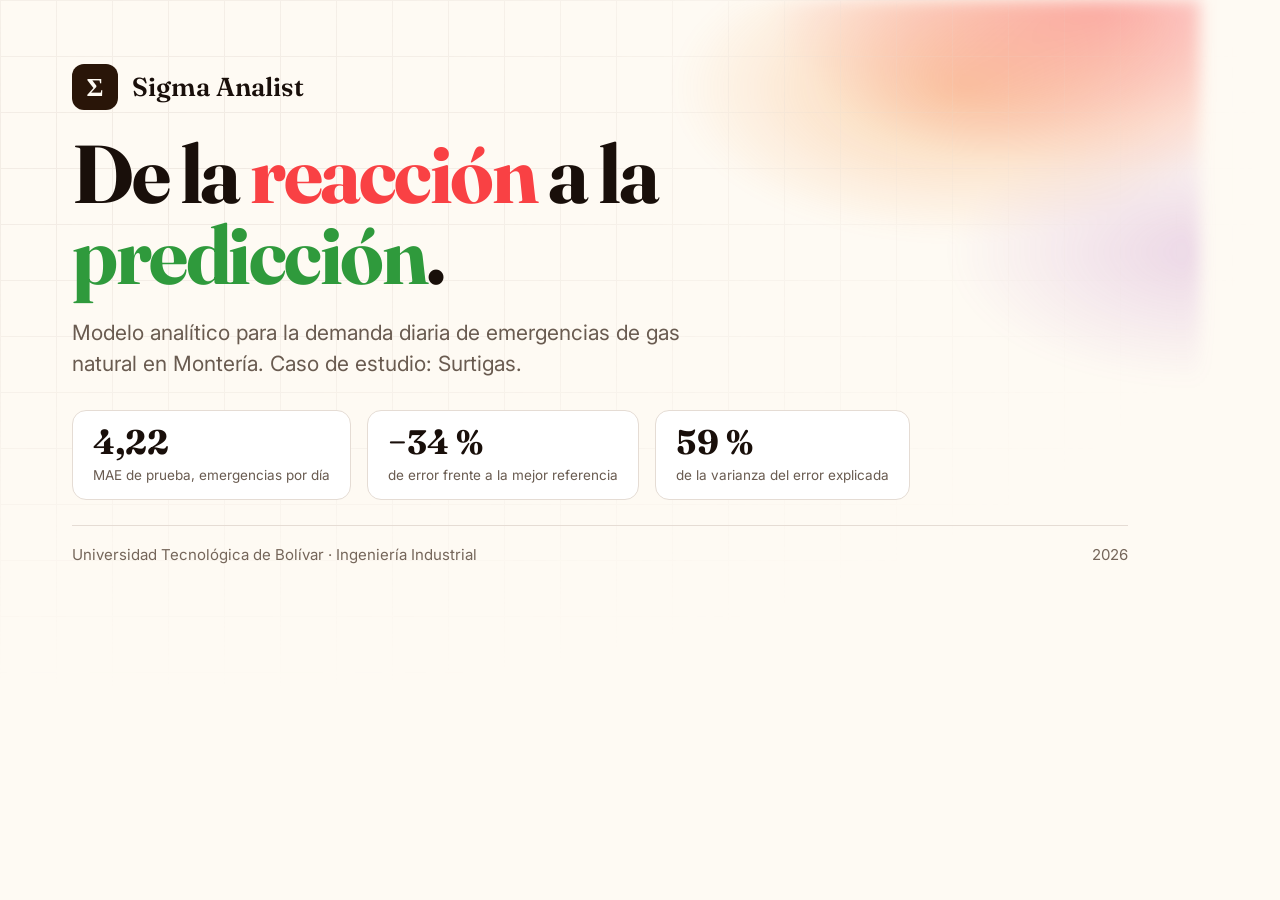
<file: tools/og-card.html>
<!doctype html><html lang="es"><head><meta charset="utf-8">
<link rel="stylesheet" href="https://fonts.googleapis.com/css2?family=Fraunces:opsz,wght@9..144,600;9..144,700&family=Inter:wght@400;500;600&display=block">
<style>
*{box-sizing:border-box;margin:0}
body{width:1200px;height:630px;overflow:hidden;background:#fefaf3;color:#190f0a;
 font:400 20px/1.5 "Inter",system-ui,sans-serif;position:relative}
.grid{position:absolute;inset:-56px;background-image:linear-gradient(#e5dcd4 1px,transparent 1px),linear-gradient(90deg,#e5dcd4 1px,transparent 1px);
 background-size:56px 56px;opacity:.55;mask-image:radial-gradient(ellipse at 20% 30%,#000,transparent 72%)}
.glow{position:absolute;inset:0;background:radial-gradient(40% 40% at 92% 0%,#f9414466,transparent 70%),radial-gradient(34% 34% at 80% 14%,#f3821d55,transparent 70%),radial-gradient(30% 30% at 100% 40%,#9e45b130,transparent 70%);filter:blur(8px)}
.wrap{position:relative;z-index:1;height:100%;padding:64px 72px;display:flex;flex-direction:column;justify-content:space-between}
.brand{display:flex;align-items:center;gap:14px;font:600 26px/1 "Fraunces",Georgia,serif}
.mark{display:grid;place-items:center;width:46px;height:46px;border-radius:12px;background:#291508;color:#fefaf3;font:700 26px/1 "Fraunces",Georgia,serif}
h1{font:700 82px/0.98 "Fraunces",Georgia,serif;letter-spacing:-.03em;max-width:900px}
h1 em{font-style:normal;color:#f94144}
h1 b{font-weight:700;color:#2f9a3c}
.sub{margin-top:22px;max-width:640px;color:#695b50;font-size:21px}
.stats{display:flex;gap:16px;margin-top:30px}
.stat{padding:14px 20px;border-radius:14px;background:#ffffff;border:1px solid #e5dcd4}
.stat b{display:block;font:700 34px/1 "Fraunces",Georgia,serif}
.stat span{display:block;margin-top:6px;font-size:13.5px;color:#695b50}
.foot{display:flex;justify-content:space-between;align-items:flex-end;font-size:15px;color:#75665a;border-top:1px solid #e5dcd4;padding-top:18px}
</style></head><body>
<div class="glow"></div><div class="grid"></div>
<div class="wrap">
<div class="brand"><span class="mark">Σ</span>Sigma Analist</div>
<div>
  <h1>De la <em>reacción</em> a la <b>predicción</b>.</h1>
  <p class="sub">Modelo analítico para la demanda diaria de emergencias de gas natural en Montería. Caso de estudio: Surtigas.</p>
  <div class="stats">
    <div class="stat"><b>4,22</b><span>MAE de prueba, emergencias por día</span></div>
    <div class="stat"><b>−34 %</b><span>de error frente a la mejor referencia</span></div>
    <div class="stat"><b>59 %</b><span>de la varianza del error explicada</span></div>
  </div>
</div>
<div class="foot"><span>Universidad Tecnológica de Bolívar · Ingeniería Industrial</span><span>2026</span></div>
</div></body></html>
</file>
<file: css/styles.css>
/* ==========================================================================
   Sigma Analist — sistema visual (reutiliza el de la demo Creinnova)
   Tokens verificados con tools/contrast.mjs (WCAG AA). Si cambias un color
   de texto, actualiza también ese script y vuelve a ejecutarlo.
   ========================================================================== */

:root {
  color-scheme: light;
  --bg: #fefaf3;
  --bg-soft: #f7efe4;
  --card: #ffffff;
  --ink: #190f0a;
  --muted: #695b50;
  --faint: #75665a;
  --line: #e5dcd4;
  --line-strong: #cdbfb2;
  --primary: #291508;
  --on-primary: #fefaf3;
  --accent: #f3821d;
  --accent-ink: #b4550a;
  --gradient: linear-gradient(135deg, #e06c12 0%, #f94144 60%, #9e45b1 100%);
  --shadow-soft: 0 1px 2px #1e130e0f, 0 8px 24px -8px #1e130e1f;
  --shadow-lift: 0 2px 4px #1e130e14, 0 20px 40px -12px #1e130e2e;

  /* Etapas: color de relleno (círculos, barras) y tinta para texto sobre --bg */
  --s1: #1d6fd6; --s1-ink: #1263c4; --on-s1: #ffffff;
  --s2: #00b393; --s2-ink: #007a64; --on-s2: #190f0a;
  --s3: #45ba50; --s3-ink: #2c7a33; --on-s3: #190f0a;
  --s4: #eebd00; --s4-ink: #8a6a00; --on-s4: #190f0a;
  --s5: #f94144; --s5-ink: #c4262a; --on-s5: #190f0a;
  --s6: #8a48cc; --s6-ink: #7a3bb8; --on-s6: #ffffff;
  --s7: #00acc1; --s7-ink: #00788a; --on-s7: #190f0a;

  --font-serif: "Fraunces", Georgia, "Times New Roman", serif;
  --font-sans: "Inter", system-ui, -apple-system, "Segoe UI", Roboto, sans-serif;
  --nav-h: 64px;
  --radius: 16px;
  --ease-out: cubic-bezier(.16, 1, .3, 1);

  /* Retícula: reserva lateral para la regla (se amplía en escritorio) */
  --rl: 20px;
  --rr: 20px;
  /* crece con la pantalla: a 1920 px una columna fija de 1000 px dejaba ~330 px vacíos por lado */
  --content: clamp(1000px, 72vw, 1360px);
}

@media (min-width: 1100px) {
  :root { --rl: 56px; --rr: 300px; }
}

/* ---------- Base ---------- */
*, *::before, *::after { box-sizing: border-box; }
html { -webkit-text-size-adjust: 100%; }
/* Lenis: el desplazamiento lo controla JS; el nativo suave interferiría */
html.lenis, html.lenis body { height: auto; }
.lenis.lenis-smooth { scroll-behavior: auto !important; }
.lenis.lenis-stopped { overflow: hidden; }
body {
  margin: 0;
  background: var(--bg);
  color: var(--ink);
  font: 400 17px/1.6 var(--font-sans);
  -webkit-font-smoothing: antialiased;
  overflow-x: hidden;   /* reserva para navegadores sin clip */
  overflow-x: clip;     /* clip no crea contenedor de scroll: así position:sticky funciona */
  transition: background-color .3s, color .3s;
}
img, svg { display: block; }
svg { fill: none; stroke: currentColor; stroke-width: 1.8; stroke-linecap: round; stroke-linejoin: round; }
a { color: inherit; }
button { font: inherit; color: inherit; }
h1, h2, h3 { font-family: var(--font-serif); font-weight: 600; letter-spacing: -.015em; margin: 0; }
p { margin: 0; }
strong { font-weight: 600; color: var(--ink); }
:focus-visible { outline: 2px solid var(--accent); outline-offset: 3px; border-radius: 6px; }

.skip {
  position: fixed; left: 12px; top: -60px; z-index: 100;
  background: var(--primary); color: var(--on-primary);
  padding: 10px 16px; border-radius: 999px; text-decoration: none;
}
.skip:focus { top: 12px; }

/* Texto sólo para lectores de pantalla: la copia legible de lo que se anima */
.sr-only {
  position: absolute; width: 1px; height: 1px; padding: 0; margin: -1px;
  overflow: hidden; clip: rect(0 0 0 0); clip-path: inset(50%);
  white-space: nowrap; border: 0;
}
[hidden] { display: none !important; }

/* Piezas de texto partido (ver splitChars y splitWords en js/main.js) */
.ch, .word { display: inline-block; }
.wd, .nowrap { white-space: nowrap; }
/* puntuación colgada: el punto final no cuenta para el ancho de la línea y no la parte */
.hang { margin-right: -.26em; }

.wrap {
  --avail: calc(100% - var(--rl) - var(--rr));
  width: min(var(--content), var(--avail));
  margin-left: calc(var(--rl) + (var(--avail) - min(var(--content), var(--avail))) / 2);
}

.eyebrow {
  font: 600 12px/1.4 var(--font-sans);
  letter-spacing: .16em;
  text-transform: uppercase;
  color: var(--faint);
}
.eyebrow-accent { color: var(--s6-ink); }
.eyebrow .idx { color: var(--ci, var(--accent-ink)); }

/* ---------- Botones ---------- */
.btn {
  display: inline-flex; align-items: center; justify-content: center; gap: 8px;
  min-height: 48px; padding: 0 24px;
  border-radius: 999px; border: 1px solid transparent;
  font-weight: 600; font-size: 16px; text-decoration: none; cursor: pointer;
  transition: transform .25s var(--ease-out), box-shadow .25s var(--ease-out), background-color .2s, border-color .2s;
}
.btn:hover { transform: translateY(-1px); }
.btn:active { transform: translateY(0); }
/* texto grande y en negrita: con el degradado original el mínimo aplicable es 3:1 */
.btn-gradient { background: var(--gradient); color: #fff; font-size: 19px; font-weight: 700; min-height: 52px; box-shadow: 0 10px 24px -10px #f9414499; }
.btn-gradient:hover { box-shadow: 0 14px 30px -10px #f94144cc; }
.btn-ghost { background: var(--card); border-color: var(--line-strong); }
.btn-ghost:hover { border-color: var(--ink); }
.icon-btn {
  display: inline-grid; place-items: center; width: 38px; height: 38px;
  border-radius: 999px; border: 1px solid var(--line); background: transparent; cursor: pointer;
}
.icon-btn:hover { border-color: var(--line-strong); }

/* ---------- Navegación ---------- */
.nav {
  position: fixed; inset: 0 0 auto 0; z-index: 50;
  height: var(--nav-h);
  display: flex; align-items: center; gap: 24px;
  padding: 0 20px;
  background: color-mix(in srgb, var(--bg) 82%, transparent);
  backdrop-filter: blur(14px) saturate(1.2);
  -webkit-backdrop-filter: blur(14px) saturate(1.2);
  border-bottom: 1px solid var(--line);
}
.nav-brand { display: flex; align-items: center; gap: 10px; text-decoration: none; font: 600 18px/1 var(--font-serif); }
.brand-mark {
  display: grid; place-items: center; width: 32px; height: 32px;
  border-radius: 9px; background: var(--primary); color: var(--on-primary);
  font: 700 18px/1 var(--font-serif);
}

.nav-links { display: none; gap: 24px; font-size: 15px; font-weight: 500; }
.nav-links a { text-decoration: none; color: var(--muted); }
.nav-links a:hover { color: var(--ink); }
.nav-links a[aria-current] { color: var(--ink); }
.nav-actions { margin-left: auto; display: flex; align-items: center; gap: 8px; }
@media (min-width: 760px) {
  .nav { padding: 0 32px; }
  .nav-links { display: flex; }
}

/* Índice completo: un solo menú en todos los tamaños (ver js/main.js) */
.index-panel {
  position: fixed; top: calc(var(--nav-h) + 8px); right: 20px; z-index: 49;
  width: min(300px, calc(100vw - 40px));
  padding: 10px;
  background: var(--card);
  border: 1px solid var(--line);
  border-radius: var(--radius);
  box-shadow: var(--shadow-lift);
}
.index-panel ol { list-style: none; display: grid; gap: 2px; margin: 0; padding: 0; }
.index-panel a {
  display: flex; align-items: center; gap: 10px;
  min-height: 40px; padding: 0 12px; border-radius: 10px;
  text-decoration: none; font-weight: 500; color: var(--muted);
}
.index-panel a::before {
  content: ""; flex: none; width: 7px; height: 7px; border-radius: 50%;
  background: var(--ci, var(--accent));
}
.index-panel a:hover { background: var(--bg-soft); color: var(--ink); }
.index-panel a[aria-current] { color: var(--ink); font-weight: 600; }
@media (min-width: 760px) { .index-panel { right: 32px; } }

/* ---------- Secciones ---------- */
main { display: block; }
.section {
  position: relative;
  padding: 84px 0 92px;
}

/* Línea que se dibuja + marcas en cruz (coreografía de ArtCraft) */
.draw-rule {
  position: absolute; top: 0; height: 1px;
  left: var(--rl); right: var(--rr);
  background: var(--line);
  transform-origin: left center;
}
/* marcas de las esquinas: puntos del color de la sección */
.draw-tick {
  position: absolute; top: -4px; width: 8px; height: 8px; border-radius: 50%;
  background: var(--c, var(--accent));
}
.draw-tick.tl { left: calc(var(--rl) - 4px); }
.draw-tick.tr { right: calc(var(--rr) - 4px); }

/* Halo del color de la sección: llena el aire sin competir con el texto */
.section:not(.hero)::before {
  content: ""; position: absolute; inset: 0; pointer-events: none; z-index: 0;
  background: radial-gradient(42vw 40vw at 100% 0%, color-mix(in srgb, var(--c, var(--accent)) 13%, transparent), transparent 72%);
}
.section:not(.hero) .wrap { position: relative; z-index: 1; }

.section-eyebrow { margin-bottom: 20px; }
.section-title { font-size: clamp(34px, 4.5vw, 52px); line-height: 1.05; }
.section-lead { margin-top: 16px; max-width: 60ch; color: var(--muted); font-size: 18px; }

/* ---------- Hero ---------- */
.hero {
  min-height: 100vh;
  min-height: 100svh;
  padding-top: calc(var(--nav-h) + 56px);
  display: flex; align-items: center;
  overflow: hidden;
}
.hero-glow {
  position: absolute; inset: 0; pointer-events: none;
  background:
    radial-gradient(42vw 36vw at 92% 2%, #f9414466, transparent 70%),
    radial-gradient(36vw 32vw at 78% 18%, #f3821d55, transparent 70%),
    radial-gradient(30vw 26vw at 100% 40%, #9e45b130, transparent 70%),
    radial-gradient(36vw 30vw at 0% 100%, #1d84f533, transparent 70%);
  filter: blur(8px);
}
.hero-glow::after {
  content: ""; position: absolute; inset: -64px;
  background-image:
    linear-gradient(var(--line) 1px, transparent 1px),
    linear-gradient(90deg, var(--line) 1px, transparent 1px);
  background-size: 56px 56px;
  mask-image: radial-gradient(ellipse at 30% 40%, #000 0%, transparent 70%);
  -webkit-mask-image: radial-gradient(ellipse at 30% 40%, #000 0%, transparent 70%);
  opacity: .55;
}
/* Deriva lenta de la retícula: solo transform, y se pausa cuando el hero sale de pantalla */
@media (prefers-reduced-motion: no-preference) {
  .hero-glow::after { animation: grid-drift 28s linear infinite; }
  .hero.is-out .hero-glow::after { animation-play-state: paused; }
}
@keyframes grid-drift {
  from { transform: translate3d(0, 0, 0); }
  to { transform: translate3d(-56px, -56px, 0); }
}
.hero-grid { position: relative; display: grid; gap: 40px; justify-items: start; }
@media (min-width: 900px) {
  .hero-grid { grid-template-columns: 1.02fr .98fr; gap: 56px; align-items: center; }
  .hero-grid .process-card { width: 100%; }
}

.pill {
  display: inline-flex; align-items: center; gap: 10px;
  padding: 6px 14px; border: 1px solid var(--line-strong); border-radius: 999px;
  background: color-mix(in srgb, var(--card) 70%, transparent);
  font: 600 11px/1.4 var(--font-sans); letter-spacing: .14em; text-transform: uppercase; color: var(--muted);
}
.pill .dot { width: 7px; height: 7px; border-radius: 50%; background: var(--s5); }
.hero-title {
  margin-top: 24px;
  font-size: clamp(44px, 7vw, 88px);
  line-height: 1;
  letter-spacing: -.03em;
}
.hero-title em { font-style: normal; }
/* colores del original; a este tamaño basta 3:1 (texto grande, WCAG) */
.c-situacion { color: #f94144; }
.c-solucion { color: #2f9a3c; }
.hero-sub { margin-top: 24px; max-width: 46ch; font-size: clamp(18px, 1.6vw, 21px); color: var(--muted); }
.hero-ctas { margin-top: 32px; display: flex; flex-wrap: wrap; gap: 12px; }
.hero-ctas.center { justify-content: center; }
.hero-tags { margin-top: 24px; font-size: 14px; color: var(--faint); }

.process-card {
  width: min(100%, 640px);
  background: var(--card);
  border: 1px solid var(--line);
  border-radius: var(--radius);
  box-shadow: var(--shadow-lift);
  padding: 20px 24px;
}
.process-head { display: flex; justify-content: space-between; gap: 12px; flex-wrap: wrap; padding-bottom: 16px; }
.process-steps {
  list-style: none; margin: 0; padding: 4px 0 20px; position: relative;
  display: grid; grid-template-columns: repeat(4, 1fr); row-gap: 16px;
}
@media (min-width: 600px) { .process-steps { grid-template-columns: repeat(7, 1fr); } }
.process-steps li { position: relative; }
/* línea que une los círculos, como en el original */
.process-steps li::before {
  content: ""; position: absolute; top: 19px; left: 0; right: 0; height: 2px;
  background: color-mix(in srgb, var(--c) 45%, var(--line));
}
.process-steps a, .process-steps button {
  position: relative;
  display: flex; flex-direction: column; align-items: center; gap: 8px;
  width: 100%; padding: 0 2px; border: 0; background: none;
  border-radius: 12px; text-decoration: none; text-align: center; cursor: pointer;
}
.process-steps .num {
  flex: none; display: grid; place-items: center;
  width: 40px; height: 40px; border-radius: 50%;
  background: var(--c); color: var(--on);
  font: 700 13px/1 var(--font-sans);
  box-shadow: 0 0 0 4px var(--card);
  transition: transform .3s var(--ease-out);
}
.process-steps :is(a, button):hover .num { transform: scale(1.1); }
.process-steps :is(a, button):active .num { transform: scale(.96); transition-duration: .1s; }
.process-steps .name { font-weight: 500; font-size: 12px; line-height: 1.3; color: var(--muted); }
.process-steps :is(a, button):hover .name { color: var(--ink); }
.process-hint { margin-top: 14px; font-size: 13px; color: var(--faint); }
.process-steps li.is-active .num { box-shadow: 0 0 0 4px var(--card), 0 0 0 6px var(--c); }
.process-steps li.is-active .name { color: var(--ink); }

/* Escenario ilustrado de la técnica activa (ver js/main.js) */
.tech-stage {
  position: relative; overflow: hidden;
  border-top: 1px solid var(--line); padding-top: 16px;
}
.tech-panel { display: grid; grid-template-columns: minmax(0, 1.1fr) minmax(0, 1fr); gap: 18px; align-items: center; }
.tech-panel[hidden] { display: none; }
@media (max-width: 520px) { .tech-panel { grid-template-columns: 1fr; gap: 10px; } }
.tech-art {
  border-radius: 12px; padding: 8px 6px;
  background: color-mix(in srgb, var(--c) 9%, var(--card));
}
.tech-art svg { display: block; width: 100%; height: auto; overflow: visible; }
.tech-art .d { fill: none; stroke: var(--ci); stroke-width: 2; stroke-linecap: round; stroke-linejoin: round; }
/* el svg global hereda trazo de currentColor: nodos y barras van sin contorno */
.tech-art .p { fill: var(--ci); stroke: none; }
.tech-art .b { fill: color-mix(in srgb, var(--c) 70%, var(--card)); stroke: none; }
.tech-art .b.hi { fill: var(--ci); }
.tech-art .k { fill: color-mix(in srgb, var(--c) 22%, var(--card)); stroke: var(--ci); stroke-width: 1.5; }
.tech-art .k.alt { fill: color-mix(in srgb, var(--c) 45%, var(--card)); }
.tech-art .win { fill: color-mix(in srgb, var(--c) 16%, transparent); stroke: var(--ci); stroke-width: 1.5; stroke-dasharray: 4 3; }
.tech-art :is(.p, .b, .k) { transform-box: fill-box; transform-origin: 50% 100%; }
.tech-art .p { transform-origin: 50% 50%; }
.tech-name { font: 700 19px/1.15 var(--font-serif); color: var(--ci); }
.tech-desc { margin-top: 6px; font-size: 13.5px; line-height: 1.45; color: var(--muted); }
/* Variante ancha: recreaciones de las figuras del método, ilustración arriba y texto debajo */
.tech-stage.is-wide { margin-top: 20px; padding-top: 18px; }
.stage-body .tech-stage.is-wide + p { margin-top: 24px; }
/* en móvil cada píxel de ancho cuenta: las recreaciones llevan texto dentro del SVG */
@media (max-width: 560px) {
  .stage-body { padding: 24px 16px; }
  .chart-card { padding: 16px 12px; }
  .tech-stage.is-wide .tech-art { padding: 8px 4px 6px; margin-inline: -4px; }
}
.tech-stage.is-wide .tech-panel { grid-template-columns: 1fr; gap: 12px; }
.tech-stage.is-wide .tech-art { padding: 14px 12px 10px; }
.tech-art text { stroke: none; fill: var(--ink); font-family: var(--font-sans); text-anchor: middle; }
.tech-art .t1 { font-size: 12px; font-weight: 700; }
.tech-art .t2 { font-size: 10.5px; fill: var(--muted); }
.tech-art .t3 { font-size: 9.5px; fill: var(--muted); text-anchor: start; }
.tech-art text.l { text-anchor: start; }
.tech-art text.r { text-anchor: end; }
.tech-art text.c { text-anchor: middle; }
.tech-art .nd rect { fill: color-mix(in srgb, var(--n) 16%, var(--card)); stroke: var(--n); stroke-width: 1.5; }
.tech-art .route { stroke: none; fill: none; }
.tech-art .tr { fill: var(--ink); stroke: var(--card); stroke-width: 2; }
.tech-art .seg { fill: var(--n); stroke: none; transform-box: fill-box; transform-origin: 0 50%; }
.tech-art .cell { fill: color-mix(in srgb, var(--c) 10%, var(--card)); stroke: color-mix(in srgb, var(--c) 35%, var(--card)); stroke-width: 1; transition: fill .25s; }
.tech-art .cell.on { fill: color-mix(in srgb, var(--c) 55%, var(--card)); }
.tech-art .cell.champ.won { fill: var(--ci); stroke: var(--ci); }
.tech-art .rep { fill: var(--card); stroke: var(--ci); stroke-width: 1.5; transition: fill .25s; }
.tech-art .rep.on { fill: var(--ci); }
.tech-art .grid { stroke: var(--line); stroke-width: 1; }
.tech-art .band { fill: #d9d4cd; stroke: none; }
.tech-art .ln { fill: none; stroke-width: 1.6; stroke-linejoin: round; }
.tech-art .ln.obs { stroke: var(--ink); stroke-width: 1.1; }
.tech-art .ln.xgb { stroke: var(--s1-ink); stroke-width: 1.8; }
.tech-art .ln.bil { stroke: var(--s5-ink); stroke-dasharray: 4 3; }
.tech-art .dot { fill: var(--ink); stroke: none; }
.tech-art .cursor { stroke: var(--ci); stroke-width: 1.5; stroke-dasharray: 3 3; opacity: 0; }
.tech-legend { display: flex; flex-wrap: wrap; gap: 6px 14px; margin-top: 10px; font-size: 12.5px; color: var(--muted); }
.tech-legend .lg { display: inline-flex; align-items: center; gap: 6px; }
.tech-legend .sw { display: inline-block; width: 16px; height: 3px; border-radius: 2px; }
.tech-legend .sw.obs { background: var(--ink); }
.tech-legend .sw.xgb { background: var(--s1-ink); }
.tech-legend .sw.bil { background: repeating-linear-gradient(90deg, var(--s5-ink) 0 4px, transparent 4px 7px); }
.tech-legend .sw.band { height: 10px; background: #d9d4cd; }
/* barra de tiempo del pase automático; se oculta si el pase está en pausa */
.tech-timer {
  position: absolute; left: 0; top: -1px; height: 2px; width: 100%;
  background: var(--tc, var(--ink)); transform-origin: left center; transform: scaleX(0); opacity: 0;
}
.tech-stage.is-cycling .tech-timer { opacity: .55; animation: tech-timer var(--tech-dur, 4.5s) linear forwards; }
.tech-stage.is-paused .tech-timer { animation-play-state: paused; }
@keyframes tech-timer { to { transform: scaleX(1); } }

/* ---------- Insignias ---------- */
.badges { margin-top: 40px; display: grid; gap: 1px; background: var(--line); border: 1px solid var(--line); border-radius: var(--radius); overflow: hidden; }
@media (min-width: 760px) { .badges { grid-template-columns: 1fr 1fr; } }
.badge { display: flex; gap: 20px; padding: 28px; background: var(--card); }
.badge-icon {
  flex: none; width: 56px; height: 56px; border-radius: 50%;
  display: grid; place-items: center;
  color: var(--ci);
  background: color-mix(in srgb, var(--c) 14%, var(--card));
  font: 700 18px/1 var(--font-serif); letter-spacing: .02em;
}
.badge-kicker { font: 600 12px/1.4 var(--font-sans); letter-spacing: .14em; text-transform: uppercase; color: var(--ci); }
.badge-title { margin-top: 4px; font-size: 24px; }
.badge-text { margin-top: 8px; color: var(--muted); font-size: 16px; }
.badge-contact { list-style: none; margin: 12px 0 0; padding: 0; display: grid; gap: 6px; font-size: 14px; }
.badge-contact a { display: inline-flex; align-items: center; gap: 8px; color: var(--ci); text-decoration: none; overflow-wrap: anywhere; }
.badge-contact a:hover { text-decoration: underline; }
.badge-contact svg { flex: none; }

/* ---------- Etapas ---------- */
.stage { min-height: 78vh; display: flex; align-items: center; }
.stage-grid { display: grid; gap: 40px; }
.stage-head { position: relative; }
/* en escritorio la cabecera acompaña al cuerpo, que es mucho más alto: sin esto la columna queda vacía */
@media (min-width: 900px) {
  .stage-grid { grid-template-columns: 5fr 6fr; gap: clamp(48px, 5vw, 96px); align-items: start; }
  .stage-head { position: sticky; top: 104px; }
}
@media (min-width: 1500px) { .stage-grid { grid-template-columns: 4fr 6fr; } }
.stage-num {
  display: block;
  font: 700 clamp(88px, 11vw, 148px)/.85 var(--font-serif);
  letter-spacing: -.05em;
  color: transparent;
  -webkit-text-stroke: 1.5px var(--c);
  margin-bottom: 8px;
}
.stage-title { font-size: clamp(32px, 3.8vw, 46px); line-height: 1.05; color: var(--ink); }
.stage-lead { margin-top: 16px; font-size: 19px; color: var(--ci); font-weight: 500; max-width: 32ch; }
.stage-dots { list-style: none; display: flex; gap: 6px; margin: 28px 0 0; padding: 0; }
.stage-dots li { width: 22px; height: 4px; border-radius: 4px; background: var(--line-strong); }
.stage-dots li.done { background: color-mix(in srgb, var(--c) 40%, var(--line-strong)); }
.stage-dots li.on { background: var(--c); width: 40px; }
.stage-body {
  padding: 32px;
  background: var(--card);
  border: 1px solid var(--line);
  border-top: 3px solid var(--c);
  border-radius: var(--radius);
  box-shadow: var(--shadow-soft);
  color: var(--muted);
}
.stage-body p + p { margin-top: 16px; }
.stage-body > * + .chips, .stage-body > * + .stage-quote, .stage-body > * + .paper-figure, .stage-body > * + .stats, .stage-body > .flow + p { margin-top: 24px; }
.chips { list-style: none; display: flex; flex-wrap: wrap; gap: 8px; padding: 0; margin: 0; }
.chips li {
  padding: 6px 12px; border-radius: 999px; font-size: 14px; font-weight: 500;
  color: var(--ci); background: color-mix(in srgb, var(--c) 12%, var(--card));
}
.stage-quote {
  margin: 0; padding: 12px 0 12px 20px; border-left: 3px solid var(--c);
  font: italic 500 clamp(26px, 3vw, 34px)/1.2 var(--font-serif); color: var(--ink);
}
.stage-quote.is-long { font-size: clamp(21px, 2.1vw, 26px); line-height: 1.3; }
.rq-kicker { font: 600 12px/1.4 var(--font-sans); letter-spacing: .14em; text-transform: uppercase; color: var(--ci); }
.stage-body .rq-kicker + .stage-quote { margin-top: 10px; }
.rq-list { margin: 12px 0 0; padding-left: 1.4em; display: grid; gap: 8px; color: var(--ink); }
.rq-list li::marker { color: var(--ci); font-weight: 700; }
.stage-body .rq-list + p { margin-top: 20px; }
.flow { display: grid; gap: 12px; }
.flow-step {
  position: relative; display: grid; gap: 4px; width: 100%;
  padding: 16px 44px 16px 18px; border: 1px solid transparent; border-radius: 12px;
  background: color-mix(in srgb, var(--c) 9%, var(--card));
  text-align: left; cursor: pointer;
  transition: border-color .2s, background-color .2s, transform .25s var(--ease-out);
}
.flow-step:hover { border-color: var(--c); transform: translateY(-1px); }
/* Secuencia del método: cada bloque se activa cuando la sección lo alcanza (ver js/main.js) */
.flow-step.is-active { border-color: var(--c); background: color-mix(in srgb, var(--c) 15%, var(--card)); }
.flow-step.is-active::after {
  content: ""; position: absolute; left: 0; top: 14px; bottom: 14px; width: 3px;
  border-radius: 0 3px 3px 0; background: var(--c);
}
.flow-step span { font: 600 12px/1 var(--font-sans); letter-spacing: .14em; text-transform: uppercase; color: var(--ci); }
.flow-step strong { font-size: 17px; font-weight: 600; color: var(--ink); }
.flow-step .ic { position: absolute; top: 14px; right: 14px; color: var(--ci); opacity: .75; }
.flow-step + .flow-step::before {
  content: ""; position: absolute; left: 26px; top: -12px; width: 2px; height: 12px; background: var(--c); opacity: .5;
}
.flow-hint { margin-top: 24px; font-size: 13px; color: var(--faint); }

/* Figuras del paper y cifras destacadas */
.paper-figure { margin: 0; }
.paper-figure + .paper-figure { margin-top: 16px; }
.paper-figure img { display: block; width: 100%; height: auto; border: 1px solid var(--line); border-radius: 12px; background: #fff; }
.paper-figure figcaption { margin-top: 8px; font-size: 13px; color: var(--faint); }
.stats { list-style: none; display: grid; gap: 12px; margin: 0; padding: 0; }
@media (min-width: 560px) { .stats { grid-template-columns: repeat(3, 1fr); } }
.stat { padding: 14px 16px; border-radius: 12px; background: color-mix(in srgb, var(--c) 10%, var(--card)); }
.stat b { display: block; font: 700 clamp(26px, 3vw, 38px)/1.05 var(--font-serif); color: var(--ci); letter-spacing: -.02em; white-space: nowrap; font-variant-numeric: tabular-nums; }
.stat span { display: block; margin-top: 6px; font-size: 13.5px; line-height: 1.35; color: var(--muted); }

/* ---------- Barras del MAE (Resultados) ---------- */
.bars { margin: 24px 0 0; display: grid; gap: 12px; }
.bar-row { display: grid; grid-template-columns: 140px 1fr 52px; align-items: center; gap: 12px; }
@media (max-width: 560px) { .bar-row { grid-template-columns: 1fr 52px; } .bar-name { grid-column: 1 / -1; } }
.bar-name { font-size: 13px; font-weight: 600; color: var(--muted); }
.bar { display: block; height: 10px; border-radius: 999px; background: color-mix(in srgb, var(--ink) 10%, transparent); overflow: hidden; }
/* recorte en vez de scaleX: con scaleX el extremo redondeado se aplasta a mitad de recorrido */
.bar-fill { display: block; height: 100%; width: 100%; border-radius: inherit; background: var(--c); clip-path: inset(0 calc((1 - var(--v, 0) * var(--p, 1)) * 100%) 0 0 round 999px); }
.bar-row + .bar-row .bar-fill { background: color-mix(in srgb, var(--ink) 35%, transparent); }
.bar-val { font: 700 15px/1 var(--font-serif); color: var(--ink); text-align: right; font-variant-numeric: tabular-nums; }
.bars figcaption { font-size: 13px; color: var(--faint); }

/* ---------- Onda de puntos (Resultados) ---------- */
.dot-wave { position: absolute; inset: 0; overflow: hidden; pointer-events: none; opacity: .32; }
.dot-wave span { position: absolute; width: 3px; height: 3px; border-radius: 50%; background: var(--c); }

/* ---------- Cierre ---------- */
/* alto mínimo: así la última sección también llega a la línea de giro de la regla */
.closing { padding-bottom: 0; min-height: calc(100vh - var(--nav-h)); display: flex; flex-direction: column; }
.closing .footer { margin-top: auto; }
.closing .closing-inner { padding-bottom: 88px; }
.closing-inner { text-align: center; }
.closing-inner .section-lead { margin-inline: auto; }
.closing-title { font-size: clamp(36px, 5vw, 60px); }
.social { margin-top: 72px; padding-top: 32px; border-top: 1px solid var(--line); }
.social > p { font: 600 20px/1.3 var(--font-serif); }
.social ul { list-style: none; display: flex; flex-wrap: wrap; justify-content: center; gap: 10px; padding: 0; margin: 20px 0 0; }
.social ul a, .social ul button {
  display: inline-flex; min-height: 44px; align-items: center; gap: 8px; padding: 0 18px 0 20px;
  border: 1px solid var(--line-strong); border-radius: 999px; text-decoration: none; font: 500 16px/1 var(--font-sans);
  color: var(--ink); background: var(--card); cursor: pointer;
  transition: border-color .2s, transform .25s var(--ease-out), box-shadow .25s var(--ease-out);
}
.social ul a:hover, .social ul button:hover { border-color: var(--ink); transform: translateY(-1px); box-shadow: var(--shadow-soft); }
.social ul svg { color: var(--muted); }

/* Tarjeta de contacto (atributo popover: Esc o clic fuera la cierran) */
.contact-pop {
  width: min(340px, calc(100vw - 32px)); padding: 24px; margin: auto;
  border: 1px solid var(--line-strong); border-radius: var(--radius);
  background: var(--card); color: var(--ink); box-shadow: var(--shadow-lift); text-align: left;
}
.contact-pop::backdrop { background: #190f0a40; }
.contact-pop:popover-open { animation: pop-in .28s var(--ease-out); }
@keyframes pop-in { from { opacity: 0; transform: translateY(8px) scale(.97); } }
.contact-close { position: absolute; top: 12px; right: 12px; font-size: 20px; line-height: 1; }
.contact-name { margin-top: 4px; font: 700 24px/1.2 var(--font-serif); }
.contact-mail { margin-top: 16px; width: 100%; justify-content: center; gap: 8px; }
.contact-row { display: flex; align-items: center; gap: 10px; margin-top: 12px; font-size: 14px; color: var(--muted); overflow-wrap: anywhere; }
.contact-row span { flex: 1; min-width: 0; }
.contact-row a { color: var(--ci); text-decoration: none; }
.contact-row svg { flex: none; }
.contact-row .chip-btn { flex: none; }
.footer { margin-top: 88px; padding: 28px 0 40px; border-top: 1px solid var(--line); background: linear-gradient(100deg, #fdf1e6 0%, #fce6e3 55%, #f6e7f1 100%); }
.footer-inner { display: flex; flex-wrap: wrap; justify-content: space-between; gap: 8px; font-size: 14px; color: var(--muted); }

/* ---------- Visor de figuras (lightbox) ---------- */
.lightbox { border: 0; padding: 0; background: transparent; max-width: none; max-height: none; overflow: visible; }
.lightbox::backdrop { background: #190f0acc; backdrop-filter: blur(3px); -webkit-backdrop-filter: blur(3px); }
.lightbox figure { margin: 0; display: grid; gap: 12px; justify-items: center; }
.lightbox img { display: block; width: auto; height: auto; max-width: 92vw; max-height: 80vh; background: #fff; border-radius: 12px; box-shadow: var(--shadow-lift); }
.lightbox figcaption { max-width: 80ch; color: #f9f4ee; font-size: 14px; text-align: center; }
.lightbox-close { position: fixed; top: 16px; right: 16px; background: var(--card); border-color: var(--line-strong); }
@media (min-width: 760px) { .lightbox-close { top: 24px; right: 24px; } }


/* ---------- Revelados: estado inicial (sólo con JS y movimiento permitido) ---------- */
@media (prefers-reduced-motion: no-preference) {
  .js:not(.intro-done) [data-intro] { opacity: 0; }
}

/* ==========================================================================
   Instrumento de scroll (regla lateral) — ver js/ruler.js
   ========================================================================== */
.ruler { position: fixed; inset: 0; z-index: 40; pointer-events: none; display: none; }
.ruler.is-on { display: block; }

.ruler-pool {
  position: absolute; right: 0; width: 360px; pointer-events: none;
  background: radial-gradient(ellipse 100% 100% at 100% 50%, var(--bg) 55%, transparent 100%);
  opacity: var(--pool, 1);
}
.ruler-pool.top { top: var(--nav-h); }
.ruler-pool.bottom { bottom: 0; }

.ruler-rail {
  position: absolute; right: 0; top: var(--nav-h); bottom: 0; width: 64px;
  pointer-events: auto; cursor: pointer;
  transition: width .35s var(--ease-out);
}
.ruler-rail::before {
  /* esmerilado: sólido en el borde exterior y difuminado hacia la página */
  content: ""; position: absolute; inset: 0;
  background: linear-gradient(to left, color-mix(in srgb, var(--bg) 92%, transparent) 40%, transparent);
  backdrop-filter: blur(6px);
  -webkit-backdrop-filter: blur(6px);
  mask-image: linear-gradient(to left, #000 40%, transparent);
  -webkit-mask-image: linear-gradient(to left, #000 40%, transparent);
}
.ruler.is-map .ruler-rail { width: 200px; }
.ruler.is-map .ruler-rail::before { background: color-mix(in srgb, var(--bg) 96%, transparent); }

.ruler-tick {
  position: absolute; right: 0; height: 1px;
  background: var(--muted);
  transform-origin: right center;
  will-change: transform;
}
.ruler-tick.minor { width: 10px; opacity: .32; }
.ruler-tick.major { width: 20px; opacity: .7; }
.ruler-num {
  position: absolute; right: 26px; transform: translateY(-50%);
  font: 500 10px/1 var(--font-sans); font-variant-numeric: tabular-nums;
  color: var(--faint);
}
.ruler-intro .ruler-tick { transform: scaleX(0); }
.ruler-intro .ruler-num { opacity: 0; }
.ruler-tick, .ruler-num { transition: transform var(--intro-dur, .8s) var(--ease-out), opacity .5s; transition-delay: var(--d, 0s); }
.ruler.is-live .ruler-tick { transition: none; }

.ruler-mark {
  position: absolute; right: 0; width: 34px; height: 2px; border-radius: 2px;
  background: var(--mk); opacity: .9;
}
.ruler-maplabel {
  position: absolute; right: 44px; transform: translateY(-50%);
  font: 600 14px/1 var(--font-serif);
  color: var(--mk); white-space: nowrap;
  opacity: 0; transition: opacity .25s;
}
.ruler.is-map .ruler-maplabel { opacity: 1; }
.ruler-bracket {
  position: absolute; right: 0; width: 100%;
  background: var(--ink); opacity: 0; border-radius: 2px;
  transition: opacity .25s;
}
.ruler.is-map .ruler-bracket { opacity: .08; }
.ruler-ghost {
  position: absolute; right: 0; width: 100%; height: 3px; margin-top: -1.5px;
  background: var(--accent); opacity: 0; transition: opacity .15s;
}
.ruler-rail:hover .ruler-ghost { opacity: 1; }

.ruler-needle {
  position: absolute; right: 0; width: 64px; height: 2px; margin-top: -1px;
  background: var(--accent);
  transition: width .35s var(--ease-out);
}
.ruler.is-map .ruler-needle { width: 200px; }
.ruler-readout {
  position: absolute; right: 30px; top: -16px;
  font: 600 10px/1 var(--font-sans); font-variant-numeric: tabular-nums; color: var(--accent-ink);
}

.ruler-words { position: absolute; inset: 0; pointer-events: none; transition: opacity .25s; }
.ruler.is-map .ruler-words { opacity: 0; }
.ruler.is-map .ruler-words .ruler-letter { pointer-events: none; }
.ruler-letter {
  position: absolute; left: 0; top: 0;
  font: 600 100px/1 var(--font-serif);
  letter-spacing: -.01em;
  white-space: pre;
  transform-origin: 0 0;
  will-change: transform;
  pointer-events: auto; cursor: pointer;
  user-select: none;
}
.ruler-measure { position: absolute; visibility: hidden; left: -9999px; top: 0; }

/* Indicador compacto (pantallas estrechas) */
.mini-ruler {
  position: fixed; left: 0; right: 0; top: var(--nav-h); z-index: 45;
  display: flex; align-items: center; gap: 12px;
  height: 34px; padding: 0 20px;
  background: color-mix(in srgb, var(--bg) 88%, transparent);
  backdrop-filter: blur(10px); -webkit-backdrop-filter: blur(10px);
  border-bottom: 1px solid var(--line);
  transform: translateY(-100%); opacity: 0;
  transition: transform .35s var(--ease-out), opacity .3s;
}
.mini-ruler.show { transform: none; opacity: 1; }
.mini-ruler-label {
  font: 600 17px/1 var(--font-serif);
  color: var(--mini-ink, var(--accent-ink)); transition: color .3s; white-space: nowrap;
}
.mini-ruler-bar { flex: 1; height: 2px; background: var(--line); border-radius: 2px; overflow: hidden; }
.mini-ruler-bar span { display: block; height: 100%; width: 100%; background: var(--accent); transform-origin: left; transform: scaleX(0); }
@media (min-width: 1100px) { .mini-ruler { display: none; } }

/* ---------- Isla «Ver más» / «Ver original» (misma familia que las fichas de autores) ---------- */
.island {
  display: inline-flex; align-items: center; gap: 12px;
  margin-top: 14px; padding: 6px 18px 6px 6px;
  border: 1px solid var(--line-strong); border-radius: 999px;
  background: var(--card); color: var(--ink); cursor: pointer; text-align: left;
  box-shadow: var(--shadow-soft);
  transition: transform .25s var(--ease-out), box-shadow .25s var(--ease-out), border-color .2s;
}
.island[hidden] { display: none; }
.island:hover { transform: translateY(-2px); box-shadow: var(--shadow-lift); border-color: var(--ci); }
.island:active { transform: translateY(0) scale(.98); transition-duration: .1s; }
.island-icon {
  flex: none; width: 40px; height: 40px; border-radius: 50%;
  display: grid; place-items: center;
  color: var(--ci); background: color-mix(in srgb, var(--c) 14%, var(--card));
}
.island-text { display: grid; line-height: 1.15; }
.island-kicker { font: 600 10.5px/1.3 var(--font-sans); letter-spacing: .14em; text-transform: uppercase; color: var(--ci); }
.island-title { font: 700 16px/1.2 var(--font-serif); }
.tech-stage .island { margin-top: 16px; }
.tech-stage.is-pinned .tech-timer { opacity: 0; }
.flow-step[aria-pressed="true"] { border-color: var(--ci); box-shadow: inset 0 0 0 1px var(--ci); }
.process-steps li:has(button[aria-pressed="true"]) .num { box-shadow: 0 0 0 4px var(--card), 0 0 0 6px var(--ci); }

/* ---------- Tarjetas de gráfico (estilo tweakcn / shadcn) ---------- */
.chart-card {
  margin: 24px 0 0; padding: 20px;
  border: 1px solid var(--line); border-radius: 14px; background: var(--card);
  box-shadow: var(--shadow-soft);
}
/* sin esto el contenido que no se parte (pestañas) ensancha la columna de la rejilla */
.stage-body { min-width: 0; }
/* el espaciado entre párrafos del cuerpo no aplica dentro de las tarjetas */
.stage-body .chart-card p + p { margin-top: 0; }
.stage-body .chart-card .chart-desc { margin-top: 4px; }
.stage-body .chart-card .chart-note { margin-top: 6px; }
.chart-head { display: flex; flex-wrap: wrap; align-items: flex-start; justify-content: space-between; gap: 12px 16px; }
.chart-title { font: 700 18px/1.2 var(--font-serif); color: var(--ink); }
.chart-desc { margin-top: 4px; font-size: 13px; line-height: 1.4; color: var(--muted); max-width: 52ch; }
.chart-foot { margin-top: 14px; padding-top: 14px; border-top: 1px solid var(--line); }
.chart-insight { font-size: 14px; line-height: 1.45; color: var(--ink); font-weight: 500; }
.chart-note { margin-top: 6px; font-size: 12.5px; color: var(--faint); }
.chart-tools { display: flex; flex-wrap: wrap; align-items: center; justify-content: space-between; gap: 10px; margin-top: 14px; }
.chart-legend { display: flex; flex-wrap: wrap; gap: 6px 14px; font-size: 12.5px; color: var(--muted); }
.chart-legend .lg { display: inline-flex; align-items: center; gap: 6px; }
.chart-legend .sw { width: 10px; height: 10px; border-radius: 3px; }

/* control segmentado */
.segmented {
  display: inline-flex; gap: 2px; padding: 3px;
  border-radius: 10px; background: color-mix(in srgb, var(--ink) 6%, var(--card));
}
.segmented button {
  border: 0; background: none; cursor: pointer; white-space: nowrap;
  padding: 7px 12px; border-radius: 8px;
  font: 600 13px/1 var(--font-sans); color: var(--muted);
  transition: background-color .2s, color .2s, box-shadow .2s;
}
.segmented button:hover { color: var(--ink); }
.segmented button[aria-pressed="true"] { background: var(--card); color: var(--ink); box-shadow: 0 1px 2px #1e130e1f, 0 0 0 1px var(--line); }
.seg-scroll { display: flex; flex-wrap: wrap; max-width: 100%; margin-bottom: 16px; }
.seg-sm button { padding: 6px 10px; font-size: 12.5px; }
.chip-btn {
  border: 1px solid var(--line-strong); background: var(--card); cursor: pointer;
  padding: 6px 12px; border-radius: 999px; font: 600 12.5px/1 var(--font-sans); color: var(--muted);
  transition: border-color .2s, color .2s, background-color .2s;
}
.chip-btn:hover { color: var(--ink); border-color: var(--ci); }
.chip-btn[aria-pressed="true"] { color: var(--on); background: var(--c); border-color: var(--c); }

/* ---------- Barras del MAE ---------- */
.mae-card { --ml: var(--s1); --count: var(--s7); --ref: color-mix(in srgb, var(--ink) 30%, var(--card)); }
.mae-card .sw.ml { background: var(--ml); }
.mae-card .sw.count { background: var(--count); }
.mae-card .sw.ref { background: var(--ref); }
.mae-list { list-style: none; margin: 14px 0 0; padding: 0; display: grid; gap: 4px; }
.mae-row {
  --k: var(--ml);
  display: grid; grid-template-columns: minmax(0, 150px) 1fr 92px; align-items: center; gap: 12px;
  padding: 6px 8px; margin: 0 -8px; border-radius: 8px;
  transition: background-color .2s;
}
.mae-row[data-kind="count"] { --k: var(--count); }
.mae-row[data-kind="ref"] { --k: var(--ref); }
.mae-row:hover { background: color-mix(in srgb, var(--ink) 4%, transparent); }
.mae-row.is-champ { background: color-mix(in srgb, var(--c) 10%, transparent); }
.mae-name { font-size: 13.5px; font-weight: 600; color: var(--ink); line-height: 1.2; }
.mae-name small { display: block; font-size: 11.5px; font-weight: 500; color: var(--faint); }
.mae-track { position: relative; height: 18px; }
.mae-bar {
  position: absolute; left: 0; height: 100%; width: calc(var(--v) * 100%); border-radius: 0 5px 5px 0;
  background: var(--k); transform-origin: left center;
  transition: height .35s var(--ease-out), top .35s var(--ease-out), opacity .3s, transform .8s var(--ease-out);
  transition-delay: 0s, 0s, 0s, calc(var(--i, 0) * 45ms);
}
.mae-bar.train { background: color-mix(in srgb, var(--k) 42%, var(--card)); }
.mae-card[data-mode="test"] .mae-bar.train, .mae-card[data-mode="train"] .mae-bar.test { opacity: 0; }
.mae-card[data-mode="both"] .mae-bar { height: 46%; }
.mae-card[data-mode="both"] .mae-bar.train { top: 0; }
.mae-card[data-mode="both"] .mae-bar.test { top: 54%; }
.mae-card.is-pending .mae-bar { transform: scaleX(0); }
.mae-val { text-align: right; font: 700 15px/1 var(--font-serif); color: var(--ink); font-variant-numeric: tabular-nums; white-space: nowrap; }
.mae-val > span { display: none; }
.mae-card[data-mode="test"] .v-test, .mae-card[data-mode="train"] .v-train, .mae-card[data-mode="both"] .v-both { display: inline; }
.mae-card[data-mode="both"] .mae-val { font-size: 13px; }
@media (max-width: 560px) {
  .mae-row { grid-template-columns: 1fr 84px; row-gap: 4px; }
  .mae-track { grid-column: 1 / -1; grid-row: 2; }
}

/* ---------- Explorador de Impacto (js/charts.js) ---------- */
.chart-plot { position: relative; margin-top: 12px; border-radius: 10px; outline-offset: 4px; }
.chart-plot:focus-visible { outline: 2px solid var(--ci); }
.chart-svg { display: block; width: 100%; height: auto; overflow: visible; }
.chart-svg text { stroke: none; fill: var(--muted); font-family: var(--font-sans); }
.chart-svg .grid line { stroke: var(--line); stroke-width: 1; }
.chart-svg .grid line.zero { stroke: var(--line-strong); stroke-width: 1.5; }
.chart-svg .ylab { font-size: 11px; text-anchor: end; }
.chart-svg .xlab { font-size: 12px; text-anchor: middle; fill: var(--ink); font-weight: 600; }
.chart-svg .xlab.sm { font-size: 10.5px; }
.chart-svg .xsub { font-size: 10.5px; text-anchor: middle; }
.chart-svg .xtitle { font-size: 11.5px; text-anchor: middle; }
.chart-svg .data rect { stroke: none; }
.chart-svg .ln { fill: none; stroke-width: 2.5; stroke-linecap: round; stroke-linejoin: round; }
.chart-svg .pt { stroke: var(--card); stroke-width: 2; }
.chart-svg .hl { fill: color-mix(in srgb, var(--ink) 6%, transparent); stroke: none; pointer-events: none; }
.chart-svg .mk { fill: var(--ink); stroke: var(--card); stroke-width: 2; }
.chart-svg .mk-line { stroke: var(--ink); stroke-width: 1.2; stroke-dasharray: 4 3; }
.chart-svg .mk-lab { font-size: 11.5px; font-weight: 700; fill: var(--ink); }
.chart-svg .slide-line { stroke: var(--ci); stroke-width: 1.5; stroke-dasharray: 4 3; }
.chart-tip {
  position: absolute; z-index: 2; min-width: 170px; max-width: 260px; pointer-events: none;
  padding: 10px 12px; border: 1px solid var(--line-strong); border-radius: 10px;
  background: var(--card); box-shadow: var(--shadow-lift);
}
.chart-tip[hidden] { display: none; }
.chart-tip-title { font-size: 12.5px; font-weight: 700; color: var(--ink); margin-bottom: 6px; line-height: 1.3; }
.chart-tip-row { display: grid; grid-template-columns: 10px 1fr auto; align-items: center; gap: 8px; font-size: 12.5px; color: var(--muted); line-height: 1.6; }
.chart-tip-row i { width: 10px; height: 10px; border-radius: 3px; }
.chart-tip-row b { color: var(--ink); font-variant-numeric: tabular-nums; }
.chart-legend-toggle { margin-top: 10px; gap: 6px; }
.lg-btn {
  display: inline-flex; align-items: center; gap: 7px; cursor: pointer;
  padding: 5px 10px; border: 1px solid var(--line); border-radius: 999px; background: var(--card);
  font: 500 12.5px/1 var(--font-sans); color: var(--ink);
  transition: opacity .2s, border-color .2s;
}
.lg-btn i { width: 10px; height: 10px; border-radius: 3px; }
.lg-btn:hover { border-color: var(--line-strong); }
.lg-btn[aria-pressed="false"] { opacity: .45; }
.lg-btn[aria-pressed="false"] span { text-decoration: line-through; }
.slider { display: inline-flex; align-items: center; gap: 10px; font-size: 13px; font-weight: 600; color: var(--ink); }
.slider input { width: 150px; accent-color: var(--ci); }
.slider output { min-width: 48px; font-variant-numeric: tabular-nums; color: var(--ci); }

/* ---------- Serie diaria (Problema, js/charts.js) ---------- */
.chart-svg .blk { stroke: none; }
.chart-svg .blk-0 { fill: transparent; }
.chart-svg .blk-1 { fill: color-mix(in srgb, var(--ink) 5%, transparent); }
.chart-svg .blk-2 { fill: color-mix(in srgb, var(--c) 9%, transparent); }
.chart-svg .blk-lab { font-size: 10.5px; font-weight: 600; letter-spacing: .06em; text-transform: uppercase; fill: var(--faint); }
.chart-svg .mk-lab.end { text-anchor: end; }
.chart-tip-row i.hollow { background: transparent !important; border: 2px solid var(--line-strong); }
.serie-years {
  display: grid; grid-template-columns: repeat(10, minmax(0, 1fr)); gap: 4px;
  margin-top: 12px; padding-top: 10px; border-top: 1px dashed var(--line);
}
.yr {
  display: grid; justify-items: center; gap: 3px; padding: 4px 0 2px; cursor: pointer;
  border: 0; border-radius: 8px; background: none; color: var(--muted);
  transition: background-color .2s, color .2s;
}
.yr:hover { background: color-mix(in srgb, var(--ink) 5%, transparent); color: var(--ink); }
.yr[aria-pressed="true"] { background: color-mix(in srgb, var(--c) 12%, transparent); color: var(--ink); }
.yr-bar { width: 60%; max-width: 22px; height: 34px; border-radius: 4px; background: color-mix(in srgb, var(--c) 18%, var(--card)); position: relative; overflow: hidden; }
.yr-bar::after { content: ""; position: absolute; inset: auto 0 0; height: calc(var(--h) * 100%); background: var(--c); border-radius: 4px; transition: height .5s var(--ease-out); }
.yr b { font: 700 12px/1 var(--font-sans); color: var(--ink); font-variant-numeric: tabular-nums; }
.yr-y { font-size: 10.5px; line-height: 1; }
@media (max-width: 560px) {
  .serie-years { grid-template-columns: repeat(5, minmax(0, 1fr)); row-gap: 8px; }
}

@media (prefers-reduced-motion: reduce) {
  *, *::before, *::after { animation-duration: .01ms !important; transition-duration: .01ms !important; }
}
</file>
